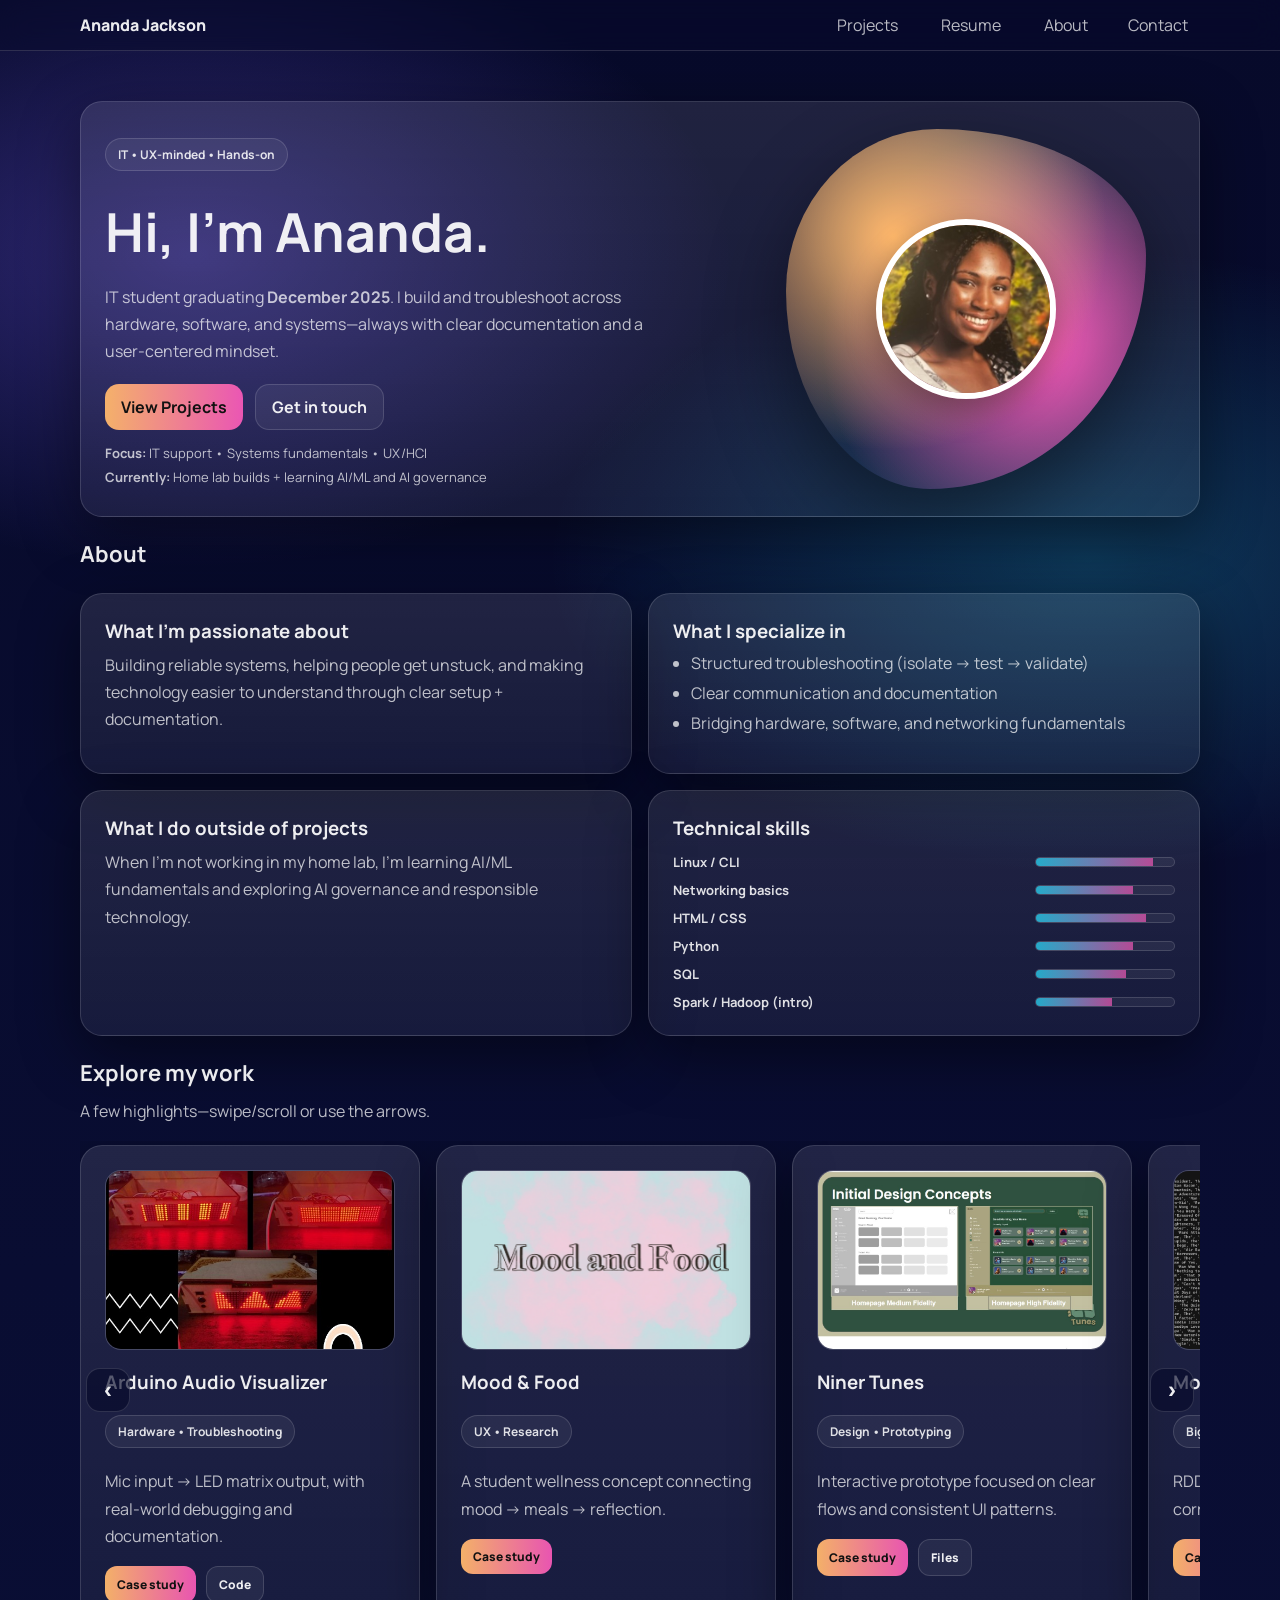
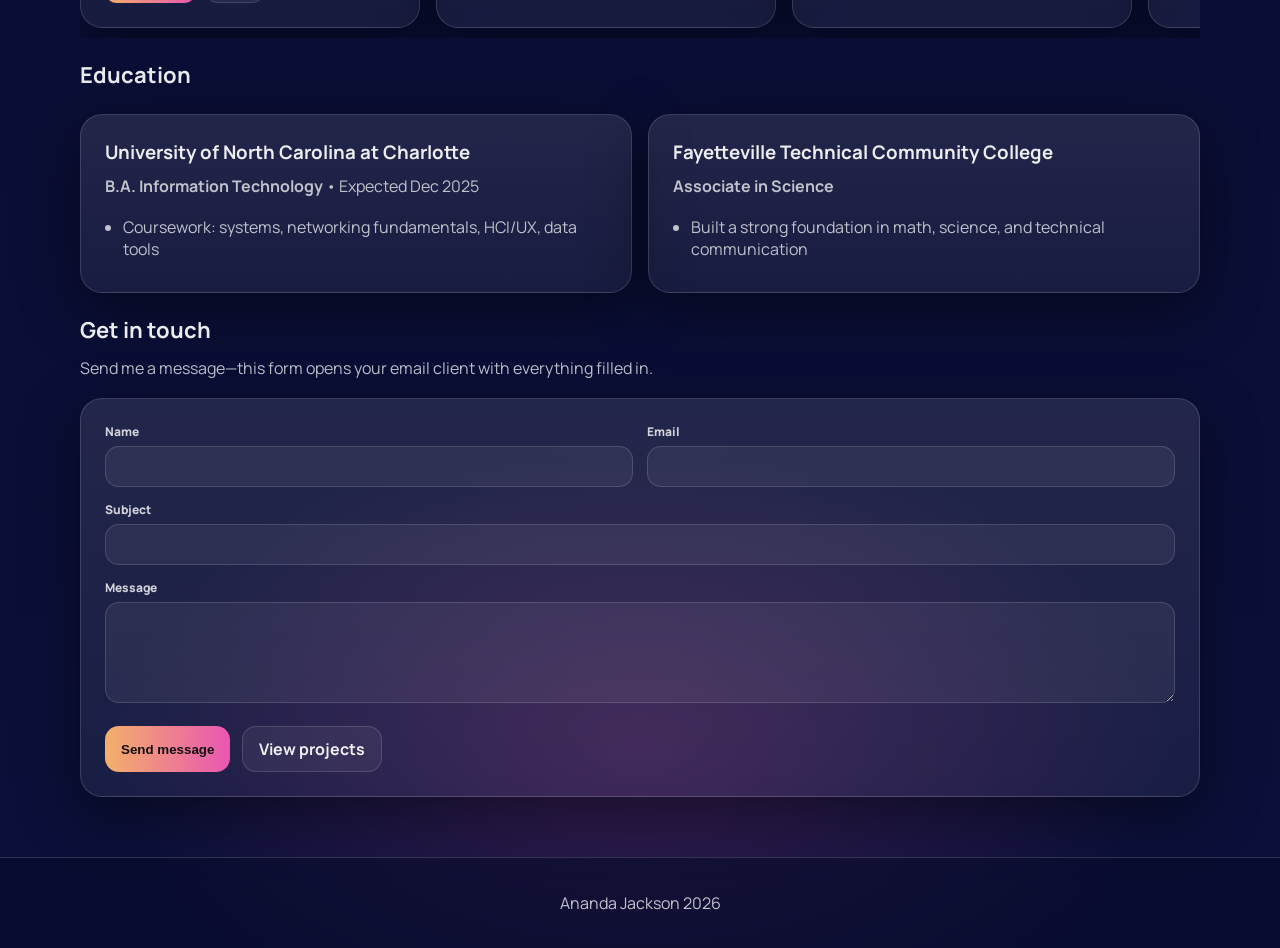
<file: index.html>
<!doctype html>
<html lang="en">
<head>
  <meta charset="utf-8" />
  <meta name="viewport" content="width=device-width, initial-scale=1" />
  <title>Ananda Jackson | Portfolio</title>
  <link rel="stylesheet" href="style.css" />
</head>

<body>

  <header class="site-header">
    <nav class="nav">
      <a class="brand" href="index.html">Ananda Jackson</a>
      <div class="nav-links">
        <a href="projects.html">Projects</a>
        <a href="resume.pdf" target="_blank" rel="noreferrer">Resume</a>
        <a href="#about">About</a><a href="#contact">Contact</a>
      </div>
    </nav>
  </header>

  <main class="container">

    <section class="hero card" id="top">
      <div class="hero-left">
        <p class="pill">IT • UX-minded • Hands-on</p>
        <h1>Hi, I’m Ananda.</h1>

        <p class="lead">
          IT student graduating <strong>December 2025</strong>. I build and troubleshoot across hardware, software, and systems—always with
          clear documentation and a user-centered mindset.
        </p>

        <div class="cta-row">
          <a class="btn primary" href="projects.html">View Projects</a>
          <a class="btn ghost" href="#contact">Get in touch</a>
        </div>

        <div class="mini">
          <p><strong>Focus:</strong> IT support • Systems fundamentals • UX/HCI</p>
          <p><strong>Currently:</strong> Home lab builds + learning AI/ML and AI governance</p>
        </div>
      </div>

      <div class="hero-right">
        <div class="blob">
          <img src="assests/headshot.jpeg" alt="Ananda Jackson portrait" />
        </div>
      </div>
    </section>

    <section class="section" id="about">
      <h2 class="h2">About</h2>

      <section class="grid">
        <article class="section card">
          <h3>What I’m passionate about</h3>
          <p class="case-text">
            Building reliable systems, helping people get unstuck, and making technology easier to understand through clear setup + documentation.
          </p>
        </article>

        <article class="section card">
          <h3>What I specialize in</h3>
          <ul class="clean">
            <li>Structured troubleshooting (isolate → test → validate)</li>
            <li>Clear communication and documentation</li>
            <li>Bridging hardware, software, and networking fundamentals</li>
          </ul>
        </article>

        <article class="section card">
          <h3>What I do outside of projects</h3>
          <p class="case-text">
            When I’m not working in my home lab, I’m learning AI/ML fundamentals and exploring AI governance and responsible technology.
          </p>
        </article>

        <article class="section card">
          <h3>Technical skills</h3>

          <div class="skills">
            <div class="skill"><span>Linux / CLI</span><span class="dots"><i style="--p:85"></i></span></div>
            <div class="skill"><span>Networking basics</span><span class="dots"><i style="--p:70"></i></span></div>
            <div class="skill"><span>HTML / CSS</span><span class="dots"><i style="--p:80"></i></span></div>
            <div class="skill"><span>Python</span><span class="dots"><i style="--p:70"></i></span></div>
            <div class="skill"><span>SQL</span><span class="dots"><i style="--p:65"></i></span></div>
            <div class="skill"><span>Spark / Hadoop (intro)</span><span class="dots"><i style="--p:55"></i></span></div>
          </div>
        </article>
      </section>
    </section>

    <section class="section" id="work">
      <h2 class="h2">Explore my work</h2>
      <p class="case-text">A few highlights—swipe/scroll or use the arrows.</p>

      <div class="carousel" data-carousel tabindex="0">
        <button class="car-btn prev" aria-label="Previous">‹</button>

        <div class="car-track">

          <article class="card project-card">
            <img class="project-thumb" src="assests/step2.jpg" alt="Arduino Audio Visualizer preview" />
            <div class="project-top">
              <h3>Arduino Audio Visualizer</h3>
              <p class="pill">Hardware • Troubleshooting</p>
            </div>
            <p class="case-text">Mic input → LED matrix output, with real-world debugging and documentation.</p>
            <div class="project-links">
              <a class="btn sm" href="arduino-visualizer.html">Case study</a>
              <a class="btn sm ghost" href="assests/audio_visualizer.ino" download>Code</a>
            </div>
          </article>

          <article class="card project-card">
            <img class="project-thumb" src="assests/moodfood-cover.png" alt="Mood & Food preview" />
            <div class="project-top">
              <h3>Mood &amp; Food</h3>
              <p class="pill">UX • Research</p>
            </div>
            <p class="case-text">A student wellness concept connecting mood → meals → reflection.</p>
            <div class="project-links">
              <a class="btn sm" href="mood-and-food.html">Case study</a>
            </div>
          </article>

          <article class="card project-card">
            <img class="project-thumb" src="assests/niner1.jpg" alt="Niner Tunes preview" />
            <div class="project-top">
              <h3>Niner Tunes</h3>
              <p class="pill">Design • Prototyping</p>
            </div>
            <p class="case-text">Interactive prototype focused on clear flows and consistent UI patterns.</p>
            <div class="project-links">
              <a class="btn sm" href="niner-tunes.html">Case study</a>
              <a class="btn sm ghost" href="niner-tunes-project/niner-tunes-project.zip" download>Files</a>
            </div>
          </article>

          <article class="card project-card">
            <img class="project-thumb" src="assests/spark-q1.png" alt="Spark project preview" />
            <div class="project-top">
              <h3>Movies Project — Spark (RDD)</h3>
              <p class="pill">Big Data • PySpark</p>
            </div>
            <p class="case-text">RDD pipelines with reliable parsing and correct aggregations.</p>
            <div class="project-links">
              <a class="btn sm" href="hadoop-spark.html">Case study</a>
              <a class="btn sm ghost" href="assests/Movies Project_fixed_assignment_v2.py" download>Code</a>
            </div>
          </article>

          <article class="card project-card">
            <img class="project-thumb" src="assests/headshot.jpeg" alt="Panda Ops Blog preview" />
            <div class="project-top">
              <h3>Panda Ops: Home Lab Blog</h3>
              <p class="pill">IT • Networking • Linux</p>
            </div>
            <p class="case-text">Runbook-style notes from my home lab: servers, troubleshooting, and automation.</p>
            <div class="project-links">
              <a class="btn sm" href="it-homelab-blog.html">View blog</a>
            </div>
          </article>

        </div>

        <button class="car-btn next" aria-label="Next">›</button>
      </div>
    </section>

    <section class="section" id="education">
      <h2 class="h2">Education</h2>
      <section class="grid">
        <article class="card section">
          <h3>University of North Carolina at Charlotte</h3>
          <p class="case-text"><strong>B.A. Information Technology</strong> • Expected Dec 2025</p>
          <ul class="clean">
            <li>Coursework: systems, networking fundamentals, HCI/UX, data tools</li>
          </ul>
        </article>

        <article class="card section">
          <h3>Fayetteville Technical Community College</h3>
          <p class="case-text"><strong>Associate in Science</strong></p>
          <ul class="clean">
            <li>Built a strong foundation in math, science, and technical communication</li>
          </ul>
        </article>
      </section>
    </section>

    <section class="section" id="contact">
      <h2 class="h2">Get in touch</h2>
      <p class="case-text">Send me a message—this form opens your email client with everything filled in.</p>

      <section class="card section">
        <form class="contact-form" id="contactForm" data-contact-email="Anandaajackson.com">
          <div class="form-grid">
            <label>
              <span>Name</span>
              <input name="name" autocomplete="name" required />
            </label>

            <label>
              <span>Email</span>
              <input name="email" type="email" autocomplete="email" required />
            </label>

            <label class="full">
              <span>Subject</span>
              <input name="subject" required />
            </label>

            <label class="full">
              <span>Message</span>
              <textarea name="message" rows="5" required></textarea>
            </label>
          </div>

          <div class="cta-row">
            <button class="btn primary" type="submit">Send message</button>
            <a class="btn ghost" href="projects.html">View projects</a>
          </div>
        </form>
      </section>
    </section>

  </main>


  <footer class="footer">
    <p>Ananda Jackson <span id="year"></span></p>
  </footer>

  <script>
    document.getElementById("year").textContent = new Date().getFullYear();
  </script>



<script>
(function(){
  function setupCarousel(root){
    const track = root.querySelector(".car-track");
    const prev = root.querySelector(".car-btn.prev");
    const next = root.querySelector(".car-btn.next");
    if(!track || !prev || !next) return;

    function step(dir){
      const amt = Math.max(240, track.clientWidth * 0.85) * dir;
      track.scrollBy({ left: amt, behavior: "smooth" });
    }
    prev.addEventListener("click", () => step(-1));
    next.addEventListener("click", () => step(1));

    root.addEventListener("keydown", (e) => {
      if(e.key === "ArrowLeft") { step(-1); e.preventDefault(); }
      if(e.key === "ArrowRight"){ step( 1); e.preventDefault(); }
    }, {passive:false});
  }

  document.querySelectorAll("[data-carousel]").forEach(setupCarousel);
})();
</script>


<script>
  (function(){
    const form = document.getElementById("contactForm");
    if(!form) return;

    form.addEventListener("submit", (e) => {
      e.preventDefault();

      const to = form.dataset.contactEmail || "";
      const data = new FormData(form);

      const subject = data.get("subject") || "Portfolio message";
      const body = [
        "Name: " + (data.get("name") || ""),
        "Email: " + (data.get("email") || ""),
        "",
        (data.get("message") || "")
      ].join("\n");

      const href = "mailto:" + encodeURIComponent(to)
        + "?subject=" + encodeURIComponent(subject)
        + "&body=" + encodeURIComponent(body);

      window.location.href = href;
    });
  })();
</script>

</body>
</html>
</file>
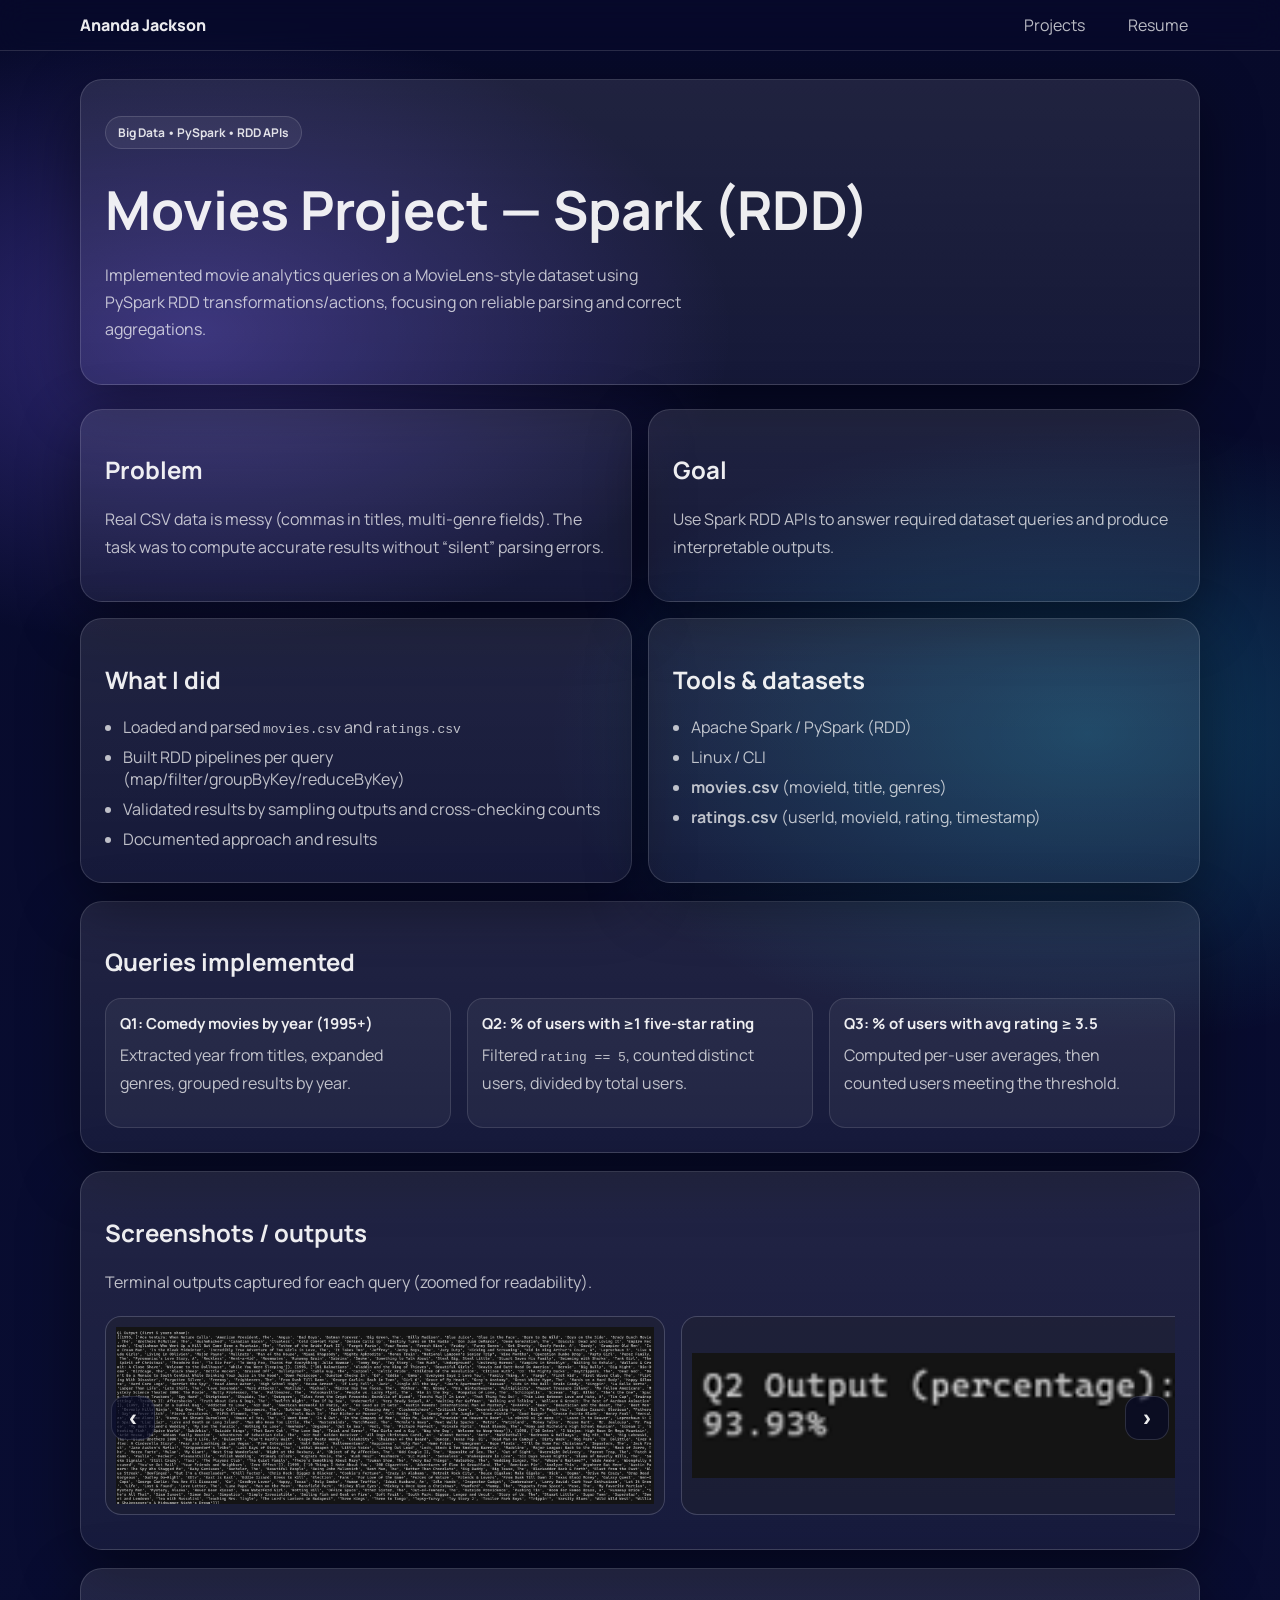
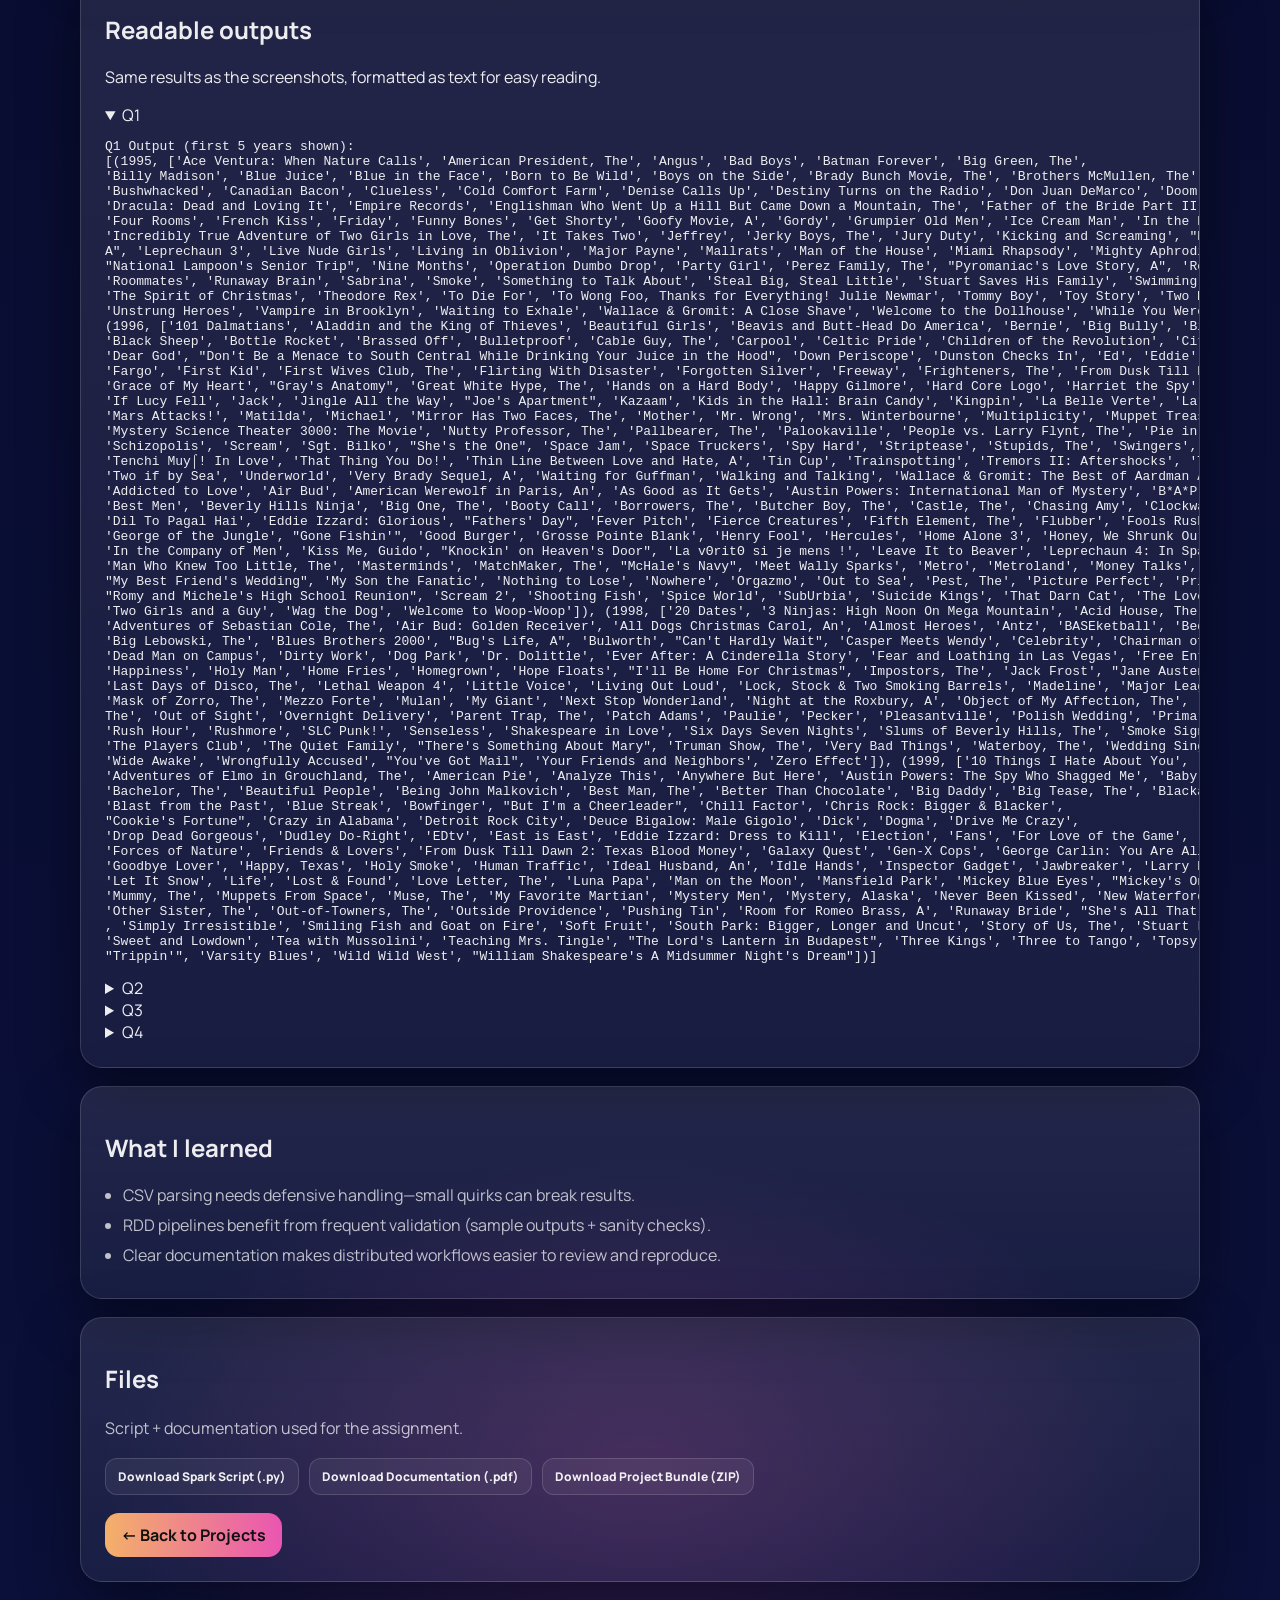
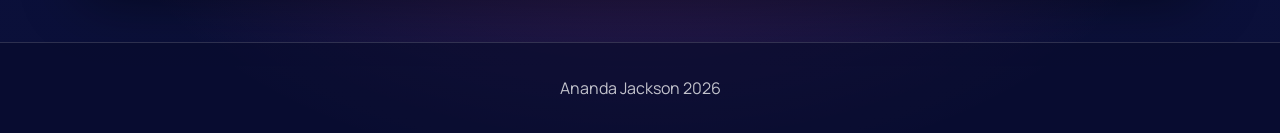
<file: hadoop-spark.html>
<!doctype html>
<html lang="en">
<head>
  <meta charset="utf-8" />
  <meta name="viewport" content="width=device-width, initial-scale=1" />
  <title>Movies Project — Spark (RDD) | Ananda Jackson</title>
  <link rel="stylesheet" href="style.css" />
</head>

<body>
  <header class="site-header">
    <nav class="nav">
      <a class="brand" href="index.html">Ananda Jackson</a>
      <div class="nav-links">
        <a href="projects.html">Projects</a>
        <a href="resume.pdf" target="_blank" rel="noreferrer">Resume</a>
        
      </div>
    </nav>
  </header>

<main class="container">

  <section class="card section">
    <p class="pill">Big Data • PySpark • RDD APIs</p>
    <h1>Movies Project — Spark (RDD)</h1>
    <p class="lead">
      Implemented movie analytics queries on a MovieLens‑style dataset using PySpark RDD transformations/actions,
      focusing on reliable parsing and correct aggregations.
    </p>
  </section>

  <section class="grid case-grid">
    <article class="card section">
      <h2>Problem</h2>
      <p class="case-text">
        Real CSV data is messy (commas in titles, multi‑genre fields). The task was to compute accurate results without “silent” parsing errors.
      </p>
    </article>

    <article class="card section">
      <h2>Goal</h2>
      <p class="case-text">
        Use Spark RDD APIs to answer required dataset queries and produce interpretable outputs.
      </p>
    </article>

    <article class="card section">
      <h2>What I did</h2>
      <ul class="clean">
        <li>Loaded and parsed <code>movies.csv</code> and <code>ratings.csv</code></li>
        <li>Built RDD pipelines per query (map/filter/groupByKey/reduceByKey)</li>
        <li>Validated results by sampling outputs and cross‑checking counts</li>
        <li>Documented approach and results</li>
      </ul>
    </article>

    <article class="card section">
      <h2>Tools &amp; datasets</h2>
      <ul class="clean">
        <li>Apache Spark / PySpark (RDD)</li>
        <li>Linux / CLI</li>
        <li><strong>movies.csv</strong> (movieId, title, genres)</li>
        <li><strong>ratings.csv</strong> (userId, movieId, rating, timestamp)</li>
      </ul>
    </article>
  </section>

  <section class="card section">
    <h2>Queries implemented</h2>

    <div class="steps">
      <div class="step">
        <h3>Q1: Comedy movies by year (1995+)</h3>
        <p class="case-text">Extracted year from titles, expanded genres, grouped results by year.</p>
      </div>

      <div class="step">
        <h3>Q2: % of users with ≥1 five‑star rating</h3>
        <p class="case-text">Filtered <code>rating == 5</code>, counted distinct users, divided by total users.</p>
      </div>

      <div class="step">
        <h3>Q3: % of users with avg rating ≥ 3.5</h3>
        <p class="case-text">Computed per‑user averages, then counted users meeting the threshold.</p>
      </div>
    </div>
  </section>

  <section class="card section">
    <h2>Screenshots / outputs</h2>
    <p class="case-text">Terminal outputs captured for each query (zoomed for readability).</p>

    <div class="carousel gallery" data-carousel tabindex="0">
      <button class="car-btn prev" aria-label="Previous">‹</button>

      <div class="car-track shots-track terminal-track">
        <div class="shot shot-slide terminal-slide"><img src="assests/spark-q1.png" alt="Q1 output screenshot" /></div>
        <div class="shot shot-slide terminal-slide"><img src="assests/spark-q2.png" alt="Q2 output screenshot" /></div>
        <div class="shot shot-slide terminal-slide"><img src="assests/spark-q3.png" alt="Q3 output screenshot" /></div>
        <div class="shot shot-slide terminal-slide"><img src="assests/spark-q4.png" alt="Q4 output screenshot" /></div>
      </div>

      <button class="car-btn next" aria-label="Next">›</button>
    </div>
  </section>

<section class="section card">
  <h2>Readable outputs</h2>
  <p class="muted">Same results as the screenshots, formatted as text for easy reading.</p>

  <details open class="output-block">
    <summary>Q1</summary>
    <pre class="code-block">Q1 Output (first 5 years shown):
[(1995, ['Ace Ventura: When Nature Calls', 'American President, The', 'Angus', 'Bad Boys', 'Batman Forever', 'Big Green, The', 
'Billy Madison', 'Blue Juice', 'Blue in the Face', 'Born to Be Wild', 'Boys on the Side', 'Brady Bunch Movie, The', 'Brothers McMullen, The',
'Bushwhacked', 'Canadian Bacon', 'Clueless', 'Cold Comfort Farm', 'Denise Calls Up', 'Destiny Turns on the Radio', 'Don Juan DeMarco', 'Doom Generation, The',
'Dracula: Dead and Loving It', 'Empire Records', 'Englishman Who Went Up a Hill But Came Down a Mountain, The', 'Father of the Bride Part II', 'Forget Paris',
'Four Rooms', 'French Kiss', 'Friday', 'Funny Bones', 'Get Shorty', 'Goofy Movie, A', 'Gordy', 'Grumpier Old Men', 'Ice Cream Man', 'In the Bleak Midwinter',
'Incredibly True Adventure of Two Girls in Love, The', 'It Takes Two', 'Jeffrey', 'Jerky Boys, The', 'Jury Duty', 'Kicking and Screaming', "Kid in King Arthur's Court,
A", 'Leprechaun 3', 'Live Nude Girls', 'Living in Oblivion', 'Major Payne', 'Mallrats', 'Man of the House', 'Miami Rhapsody', 'Mighty Aphrodite', 'Money Train',
"National Lampoon's Senior Trip", 'Nine Months', 'Operation Dumbo Drop', 'Party Girl', 'Perez Family, The', "Pyromaniac's Love Story, A", 'Reckless', 'Rent-a-Kid',
'Roommates', 'Runaway Brain', 'Sabrina', 'Smoke', 'Something to Talk About', 'Steal Big, Steal Little', 'Stuart Saves His Family', 'Swimming with Sharks', 'Tank Girl', 
'The Spirit of Christmas', 'Theodore Rex', 'To Die For', 'To Wong Foo, Thanks for Everything! Julie Newmar', 'Tommy Boy', 'Toy Story', 'Two Much', 'Underground', 
'Unstrung Heroes', 'Vampire in Brooklyn', 'Waiting to Exhale', 'Wallace & Gromit: A Close Shave', 'Welcome to the Dollhouse', 'While You Were Sleeping']),
(1996, ['101 Dalmatians', 'Aladdin and the King of Thieves', 'Beautiful Girls', 'Beavis and Butt-Head Do America', 'Bernie', 'Big Bully', 'Big Night', 'Bio-Dome', 'Birdcage, The',
'Black Sheep', 'Bottle Rocket', 'Brassed Off', 'Bulletproof', 'Cable Guy, The', 'Carpool', 'Celtic Pride', 'Children of the Revolution', 'Citizen Ruth', 'D3: The Mighty Ducks', 'Daytrippers, The',
'Dear God', "Don't Be a Menace to South Central While Drinking Your Juice in the Hood", 'Down Periscope', 'Dunston Checks In', 'Ed', 'Eddie', 'Emma', 'Everyone Says I Love You', 'Family Thing, A',
'Fargo', 'First Kid', 'First Wives Club, The', 'Flirting With Disaster', 'Forgotten Silver', 'Freeway', 'Frighteners, The', 'From Dusk Till Dawn', 'George Carlin: Back in Town', 'Girl 6',
'Grace of My Heart', "Gray's Anatomy", 'Great White Hype, The', 'Hands on a Hard Body', 'Happy Gilmore', 'Hard Core Logo', 'Harriet the Spy', 'Head Above Water', 'High School High', 'House Arrest',
'If Lucy Fell', 'Jack', 'Jingle All the Way', "Joe's Apartment", 'Kazaam', 'Kids in the Hall: Brain Candy', 'Kingpin', 'La Belle Verte', 'Larger Than Life', 'Late Shift, The', 'Love Serenade',
'Mars Attacks!', 'Matilda', 'Michael', 'Mirror Has Two Faces, The', 'Mother', 'Mr. Wrong', 'Mrs. Winterbourne', 'Multiplicity', 'Muppet Treasure Island', 'My Fellow Americans',
'Mystery Science Theater 3000: The Movie', 'Nutty Professor, The', 'Pallbearer, The', 'Palookaville', 'People vs. Larry Flynt, The', 'Pie in the Sky', 'Pompatus of Love, The',
'Schizopolis', 'Scream', 'Sgt. Bilko', "She's the One", 'Space Jam', 'Space Truckers', 'Spy Hard', 'Striptease', 'Stupids, The', 'Swingers', 'Tales from the Crypt Presents: Bordello of Blood',
'Tenchi Muy⌠! In Love', 'That Thing You Do!', 'Thin Line Between Love and Hate, A', 'Tin Cup', 'Trainspotting', 'Tremors II: Aftershocks', 'Truth About Cats & Dogs, The', 'Twelfth Night',
'Two if by Sea', 'Underworld', 'Very Brady Sequel, A', 'Waiting for Guffman', 'Walking and Talking', 'Wallace & Gromit: The Best of Aardman Animation']), (1997, ['8 Heads in a Duffel Bag',
'Addicted to Love', 'Air Bud', 'American Werewolf in Paris, An', 'As Good as It Gets', 'Austin Powers: International Man of Mystery', 'B*A*P*S', 'Bean', 'Beautician and the Beast, The',
'Best Men', 'Beverly Hills Ninja', 'Big One, The', 'Booty Call', 'Borrowers, The', 'Butcher Boy, The', 'Castle, The', 'Chasing Amy', 'Clockwatchers', 'Critical Care', 'Deconstructing Harry', 
'Dil To Pagal Hai', 'Eddie Izzard: Glorious', "Fathers' Day", 'Fever Pitch', 'Fierce Creatures', 'Fifth Element, The', 'Flubber', 'Fools Rush In', 'For Richer or Poorer', 'Full Monty, The',
'George of the Jungle', "Gone Fishin'", 'Good Burger', 'Grosse Pointe Blank', 'Henry Fool', 'Hercules', 'Home Alone 3', 'Honey, We Shrunk Ourselves', 'House of Yes, The', 'I Went Down', 'In & Out',
'In the Company of Men', 'Kiss Me, Guido', "Knockin' on Heaven's Door", 'La vΘritΘ si je mens !', 'Leave It to Beaver', 'Leprechaun 4: In Space', 'Liar Liar', 'Love and Death on Long Island',
'Man Who Knew Too Little, The', 'Masterminds', 'MatchMaker, The', "McHale's Navy", 'Meet Wally Sparks', 'Metro', 'Metroland', 'Money Talks', 'Mouse Hunt', 'Mr. Jealousy', 'Mr. Magoo',
"My Best Friend's Wedding", 'My Son the Fanatic', 'Nothing to Lose', 'Nowhere', 'Orgazmo', 'Out to Sea', 'Pest, The', 'Picture Perfect', 'Private Parts', 'Real Blonde, The',
"Romy and Michele's High School Reunion", 'Scream 2', 'Shooting Fish', 'Spice World', 'SubUrbia', 'Suicide Kings', 'That Darn Cat', 'The Love Bug', 'Trial and Error', 
'Two Girls and a Guy', 'Wag the Dog', 'Welcome to Woop-Woop']), (1998, ['20 Dates', '3 Ninjas: High Noon On Mega Mountain', 'Acid House, The', 'Addams Family Reunion',
'Adventures of Sebastian Cole, The', 'Air Bud: Golden Receiver', 'All Dogs Christmas Carol, An', 'Almost Heroes', 'Antz', 'BASEketball', 'Bedrooms & Hallways', 'Big Hit, The',
'Big Lebowski, The', 'Blues Brothers 2000', "Bug's Life, A", 'Bulworth', "Can't Hardly Wait", 'Casper Meets Wendy', 'Celebrity', 'Chairman of the Board', 'Dancer, Texas Pop. 81',
'Dead Man on Campus', 'Dirty Work', 'Dog Park', 'Dr. Dolittle', 'Ever After: A Cinderella Story', 'Fear and Loathing in Las Vegas', 'Free Enterprise', 'Half Baked', 'Halloweentown',
'Happiness', 'Holy Man', 'Home Fries', 'Homegrown', 'Hope Floats', "I'll Be Home For Christmas", 'Impostors, The', 'Jack Frost', "Jane Austen's Mafia!", "Krippendorf's Tribe", 
'Last Days of Disco, The', 'Lethal Weapon 4', 'Little Voice', 'Living Out Loud', 'Lock, Stock & Two Smoking Barrels', 'Madeline', 'Major League: Back to the Minors', 
'Mask of Zorro, The', 'Mezzo Forte', 'Mulan', 'My Giant', 'Next Stop Wonderland', 'Night at the Roxbury, A', 'Object of My Affection, The', 'Odd Couple II, The', 'Opposite of Sex,
The', 'Out of Sight', 'Overnight Delivery', 'Parent Trap, The', 'Patch Adams', 'Paulie', 'Pecker', 'Pleasantville', 'Polish Wedding', 'Primary Colors', 'Rugrats Movie, The',
'Rush Hour', 'Rushmore', 'SLC Punk!', 'Senseless', 'Shakespeare in Love', 'Six Days Seven Nights', 'Slums of Beverly Hills, The', 'Smoke Signals', 'Still Crazy', 'Taxi',
'The Players Club', 'The Quiet Family', "There's Something About Mary", 'Truman Show, The', 'Very Bad Things', 'Waterboy, The', 'Wedding Singer, The', "Where's Marlowe?",
'Wide Awake', 'Wrongfully Accused', "You've Got Mail", 'Your Friends and Neighbors', 'Zero Effect']), (1999, ['10 Things I Hate About You', '200 Cigarettes',
'Adventures of Elmo in Grouchland, The', 'American Pie', 'Analyze This', 'Anywhere But Here', 'Austin Powers: The Spy Who Shagged Me', 'Baby Geniuses',
'Bachelor, The', 'Beautiful People', 'Being John Malkovich', 'Best Man, The', 'Better Than Chocolate', 'Big Daddy', 'Big Tease, The', 'Blackadder Back & Forth',
'Blast from the Past', 'Blue Streak', 'Bowfinger', "But I'm a Cheerleader", 'Chill Factor', 'Chris Rock: Bigger & Blacker',
"Cookie's Fortune", 'Crazy in Alabama', 'Detroit Rock City', 'Deuce Bigalow: Male Gigolo', 'Dick', 'Dogma', 'Drive Me Crazy',
'Drop Dead Gorgeous', 'Dudley Do-Right', 'EDtv', 'East is East', 'Eddie Izzard: Dress to Kill', 'Election', 'Fans', 'For Love of the Game',
'Forces of Nature', 'Friends & Lovers', 'From Dusk Till Dawn 2: Texas Blood Money', 'Galaxy Quest', 'Gen-X Cops', 'George Carlin: You Are All Diseased', 'Go',
'Goodbye Lover', 'Happy, Texas', 'Holy Smoke', 'Human Traffic', 'Ideal Husband, An', 'Idle Hands', 'Inspector Gadget', 'Jawbreaker', 'Larry David: Curb Your Enthusiasm', 
'Let It Snow', 'Life', 'Lost & Found', 'Love Letter, The', 'Luna Papa', 'Man on the Moon', 'Mansfield Park', 'Mickey Blue Eyes', "Mickey's Once Upon a Christmas", 'Mumford',
'Mummy, The', 'Muppets From Space', 'Muse, The', 'My Favorite Martian', 'Mystery Men', 'Mystery, Alaska', 'Never Been Kissed', 'New Waterford Girl', 'Notting Hill', 'Office Space',
'Other Sister, The', 'Out-of-Towners, The', 'Outside Providence', 'Pushing Tin', 'Room for Romeo Brass, A', 'Runaway Bride', "She's All That", 'Siam Sunset', 'Simon Sez', 'Simpatico'
, 'Simply Irresistible', 'Smiling Fish and Goat on Fire', 'Soft Fruit', 'South Park: Bigger, Longer and Uncut', 'Story of Us, The', 'Stuart Little', 'Sugar Town', 'Superstar', 
'Sweet and Lowdown', 'Tea with Mussolini', 'Teaching Mrs. Tingle', "The Lord's Lantern in Budapest", 'Three Kings', 'Three to Tango', 'Topsy-Turvy', 'Toy Story 2', 'Trailer Park Boys', 
"Trippin'", 'Varsity Blues', 'Wild Wild West', "William Shakespeare's A Midsummer Night's Dream"])]</pre>
  </details>

  <details class="output-block">
    <summary>Q2</summary>
    <pre class="code-block">Q2 Output (Percentage): 93.93%</pre>
  </details>

  <details class="output-block">
    <summary>Q3</summary>
    <pre class="code-block">Q3 Output (Percentage): 65.25%</pre>
  </details>

  <details class="output-block">
    <summary>Q4</summary>
    <pre class="code-block">Q4 Output (first 10) [Optional]:
[('(no genres listed)', (3.204761904761905, 25)), ('Action', (3.029612360381851, 1592)), ('Adventure', (3.173988426389885, 1132)),
('Animation', (3.4659691305002696, 511)), ('Children', (3.0856882206335503, 628)), ('Comedy', (3.1492241723468632, 3445)),
('Crime', (3.2391753346674674, 1035)), ('Documentary', (3.789906670859635, 403)), ('Drama', (3.3569313520390556, 3688)), ('Fantasy', (3.169490780123431, 679))]

========== END ==========</pre>
  </details>
</section>


  <section class="card section">
    <h2>What I learned</h2>
    <ul class="clean">
      <li>CSV parsing needs defensive handling—small quirks can break results.</li>
      <li>RDD pipelines benefit from frequent validation (sample outputs + sanity checks).</li>
      <li>Clear documentation makes distributed workflows easier to review and reproduce.</li>
    </ul>
  </section>

  <section class="card section">
    <h2>Files</h2>
    <p class="case-text">Script + documentation used for the assignment.</p>

    <div class="file-list">
      <a class="btn sm ghost" href="assests/Movies Project_fixed_assignment_v2.py" download>Download Spark Script (.py)</a>
      <a class="btn sm ghost" href="assests/Movies Project.pdf" download>Download Documentation (.pdf)</a>
      <a class="btn sm ghost" href="assests/movies-project.zip" download>Download Project Bundle (ZIP)</a>
    </div>

    <div class="cta-row section">
    <a class="btn" href="projects.html">← Back to Projects</a>
  </div>

  </section>


</main>


  <footer class="footer">
    <p>Ananda Jackson <span id="year"></span></p>
  </footer>

  <script>
    document.getElementById("year").textContent = new Date().getFullYear();
  </script>


<script>
(function(){
  function setupCarousel(root){
    const track = root.querySelector(".car-track");
    const prev = root.querySelector(".car-btn.prev");
    const next = root.querySelector(".car-btn.next");
    if(!track || !prev || !next) return;

    function step(dir){
      const amt = Math.max(240, track.clientWidth * 0.85) * dir;
      track.scrollBy({ left: amt, behavior: "smooth" });
    }
    prev.addEventListener("click", () => step(-1));
    next.addEventListener("click", () => step(1));

    root.addEventListener("keydown", (e) => {
      if(e.key === "ArrowLeft") { step(-1); e.preventDefault(); }
      if(e.key === "ArrowRight"){ step( 1); e.preventDefault(); }
    }, {passive:false});
  }

  document.querySelectorAll("[data-carousel]").forEach(setupCarousel);
})();
</script>

</body>
</html>
</file>
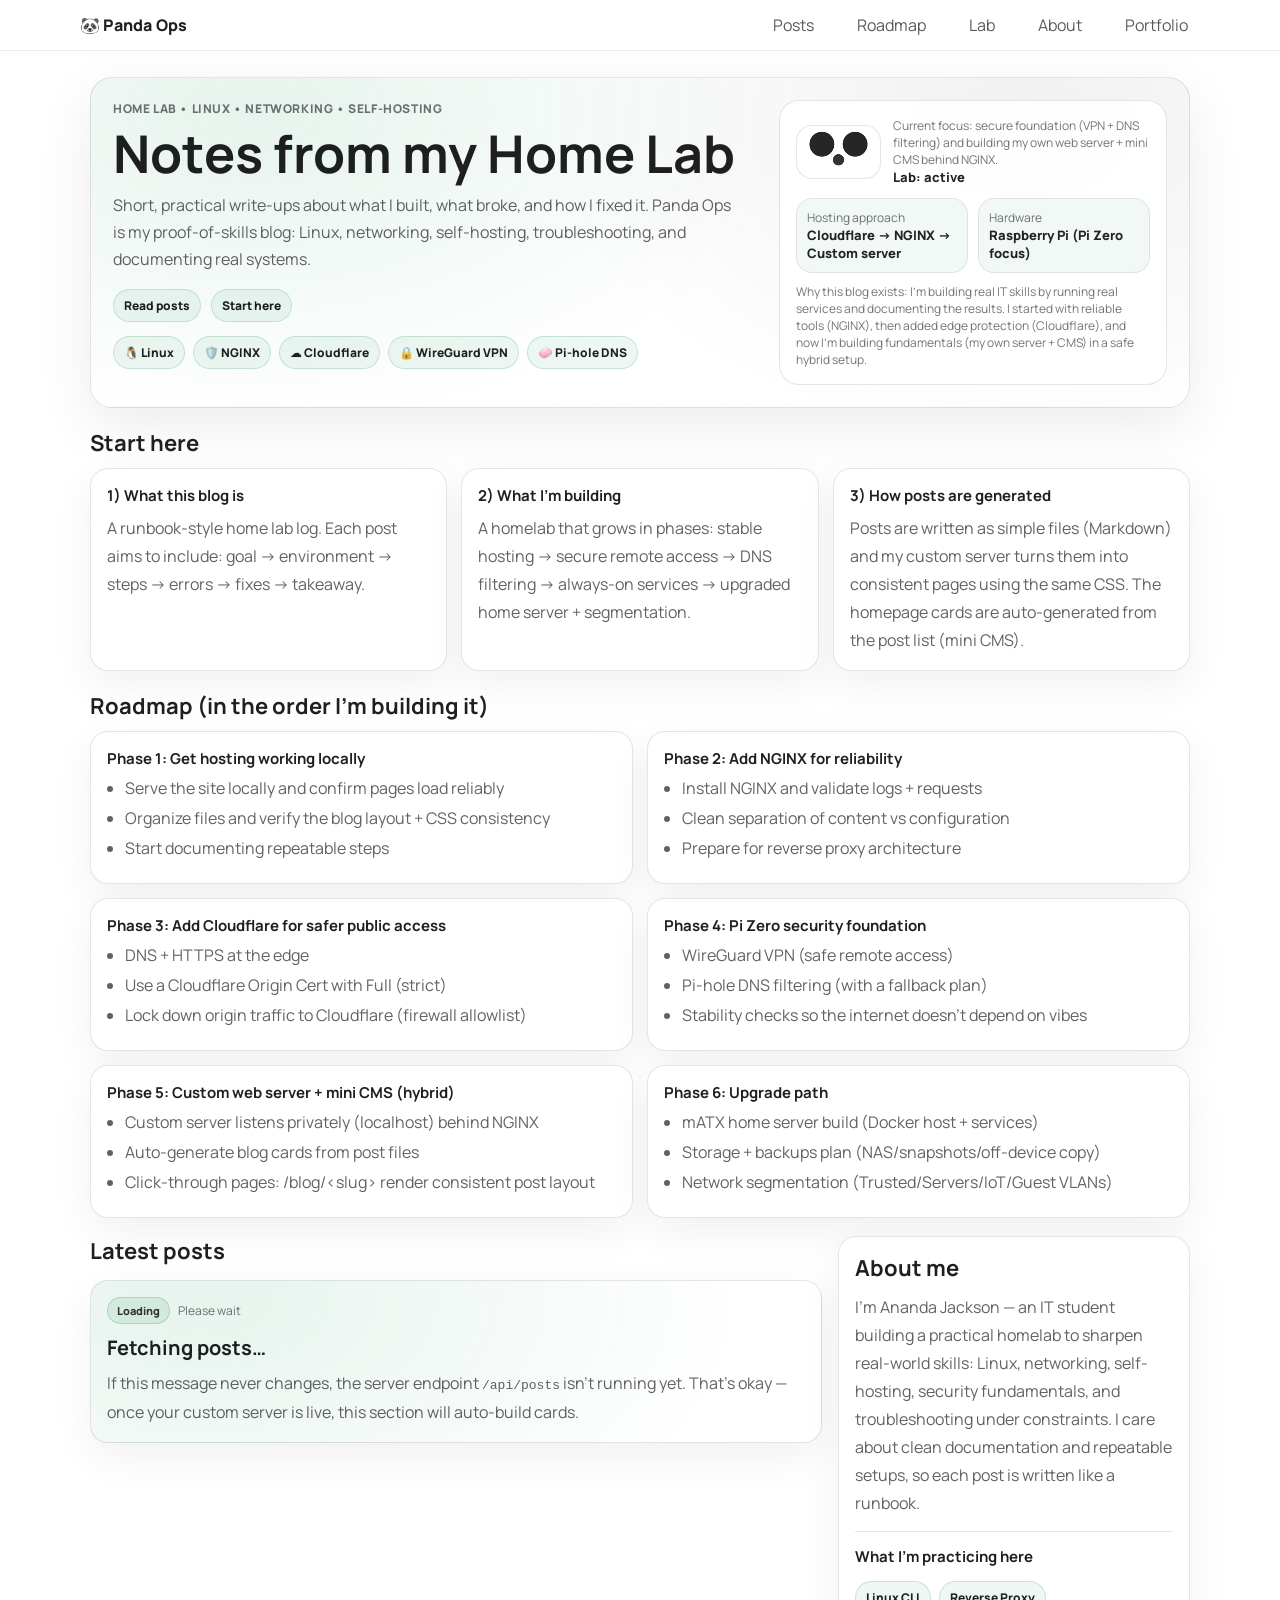
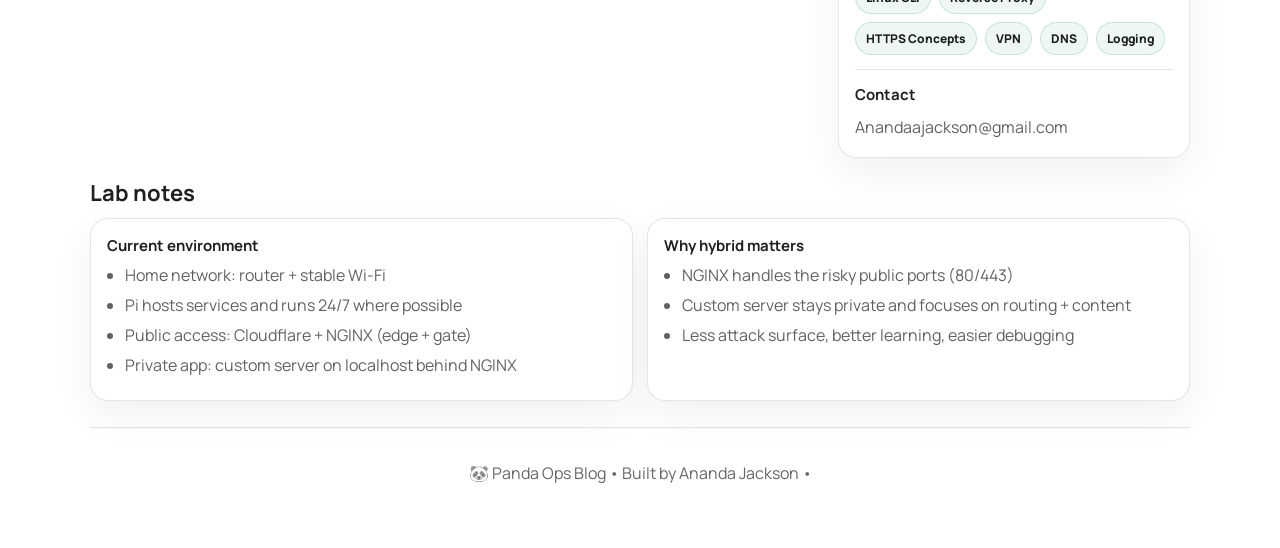
<file: it-homelab-blog.html>
<!DOCTYPE html>
<html lang="en">
<head>
  <meta charset="utf-8" />
  <meta content="width=device-width, initial-scale=1" name="viewport" />
  <title>Panda Ops Blog | Ananda Jackson</title>

  <!-- IMPORTANT: when served by your custom server, use /static/ -->
  <link href="style.css" rel="stylesheet" />
</head>

<body class="panda-blog">
  <!-- NAV -->
  <header class="site-header panda-header">
    <nav class="nav">
      <a class="brand panda-brand" href="index.html">🐼 Panda Ops</a>
      <div class="nav-links">
        <a href="#posts">Posts</a>
        <a href="#roadmap">Roadmap</a>
        <a href="#lab">Lab</a>
        <a href="#about">About</a>
        <a href="../portfolio/index.html">Portfolio</a>
      </div>
    </nav>
  </header>

  <main class="container">
    <!-- HERO -->
    <section class="panda-hero">
      <div>
        <p class="panda-kicker">Home Lab • Linux • Networking • Self-Hosting</p>
        <h1 class="panda-title">Notes from my Home Lab</h1>
        <p class="panda-lead">
          Short, practical write-ups about what I built, what broke, and how I fixed it.
          Panda Ops is my proof-of-skills blog: Linux, networking, self-hosting, troubleshooting,
          and documenting real systems.
        </p>

        <div class="panda-cta">
          <a class="panda-btn" href="#posts">Read posts</a>
          <a class="panda-btn panda-btn-ghost" href="#start-here">Start here</a>
        </div>

        <div class="panda-chips">
          <span class="panda-chip">🐧 Linux</span>
          <span class="panda-chip">🛡️ NGINX</span>
          <span class="panda-chip">☁️ Cloudflare</span>
          <span class="panda-chip">🔒 WireGuard VPN</span>
          <span class="panda-chip">🧼 Pi-hole DNS</span>
        </div>
      </div>

      <div class="panda-hero-card">
        <div class="panda-hero-card-top">
          <div class="panda-face" aria-hidden="true"></div>
          <div>
            <p class="panda-mini">
              Current focus: secure foundation (VPN + DNS filtering) and building my own
              web server + mini CMS behind NGINX.
            </p>
            <p class="panda-mini-strong">Lab: active</p>
          </div>
        </div>

        <div class="panda-hero-stats">
          <div class="panda-stat">
            <p class="panda-mini">Hosting approach</p>
            <p class="panda-mini-strong">Cloudflare → NGINX → Custom server</p>
          </div>
          <div class="panda-stat">
            <p class="panda-mini">Hardware</p>
            <p class="panda-mini-strong">Raspberry Pi (Pi Zero focus)</p>
          </div>
        </div>

        <p class="panda-mini" style="margin-top:10px;">
          Why this blog exists: I’m building real IT skills by running real services and documenting the results.
          I started with reliable tools (NGINX), then added edge protection (Cloudflare), and now I’m building
          fundamentals (my own server + CMS) in a safe hybrid setup.
        </p>
      </div>
    </section>

    <!-- START HERE -->
    <section class="panda-section" id="start-here">
      <h2 class="panda-h2">Start here</h2>

      <div class="panda-grid-3">
        <article class="panda-card">
          <h3 class="panda-h3">1) What this blog is</h3>
          <p class="panda-text">
            A runbook-style home lab log. Each post aims to include: goal → environment → steps → errors → fixes → takeaway.
          </p>
        </article>

        <article class="panda-card">
          <h3 class="panda-h3">2) What I’m building</h3>
          <p class="panda-text">
            A homelab that grows in phases: stable hosting → secure remote access → DNS filtering → always-on services
            → upgraded home server + segmentation.
          </p>
        </article>

        <article class="panda-card">
          <h3 class="panda-h3">3) How posts are generated</h3>
          <p class="panda-text">
            Posts are written as simple files (Markdown) and my custom server turns them into consistent pages using the same CSS.
            The homepage cards are auto-generated from the post list (mini CMS).
          </p>
        </article>
      </div>
    </section>

    <!-- ROADMAP (ordered the way you actually did it) -->
    <section class="panda-section" id="roadmap">
      <h2 class="panda-h2">Roadmap (in the order I’m building it)</h2>

      <div class="panda-grid-2">
        <article class="panda-card">
          <h3 class="panda-h3">Phase 1: Get hosting working locally</h3>
          <ul class="panda-list">
            <li>Serve the site locally and confirm pages load reliably</li>
            <li>Organize files and verify the blog layout + CSS consistency</li>
            <li>Start documenting repeatable steps</li>
          </ul>
        </article>

        <article class="panda-card">
          <h3 class="panda-h3">Phase 2: Add NGINX for reliability</h3>
          <ul class="panda-list">
            <li>Install NGINX and validate logs + requests</li>
            <li>Clean separation of content vs configuration</li>
            <li>Prepare for reverse proxy architecture</li>
          </ul>
        </article>

        <article class="panda-card">
          <h3 class="panda-h3">Phase 3: Add Cloudflare for safer public access</h3>
          <ul class="panda-list">
            <li>DNS + HTTPS at the edge</li>
            <li>Use a Cloudflare Origin Cert with Full (strict)</li>
            <li>Lock down origin traffic to Cloudflare (firewall allowlist)</li>
          </ul>
        </article>

        <article class="panda-card">
          <h3 class="panda-h3">Phase 4: Pi Zero security foundation</h3>
          <ul class="panda-list">
            <li>WireGuard VPN (safe remote access)</li>
            <li>Pi-hole DNS filtering (with a fallback plan)</li>
            <li>Stability checks so the internet doesn’t depend on vibes</li>
          </ul>
        </article>

        <article class="panda-card">
          <h3 class="panda-h3">Phase 5: Custom web server + mini CMS (hybrid)</h3>
          <ul class="panda-list">
            <li>Custom server listens privately (localhost) behind NGINX</li>
            <li>Auto-generate blog cards from post files</li>
            <li>Click-through pages: /blog/&lt;slug&gt; render consistent post layout</li>
          </ul>
        </article>

        <article class="panda-card">
          <h3 class="panda-h3">Phase 6: Upgrade path</h3>
          <ul class="panda-list">
            <li>mATX home server build (Docker host + services)</li>
            <li>Storage + backups plan (NAS/snapshots/off-device copy)</li>
            <li>Network segmentation (Trusted/Servers/IoT/Guest VLANs)</li>
          </ul>
        </article>
      </div>
    </section>

    <!-- MAIN LAYOUT -->
    <section class="panda-layout" id="posts">
      <!-- POSTS -->
      <div>
        <h2 class="panda-h2">Latest posts</h2>

        <!-- This gets filled by your CMS via /api/posts -->
        <div id="posts-container">
          <article class="panda-post panda-post-featured">
            <div class="panda-post-meta">
              <span class="panda-badge">Loading</span>
              <span>Please wait</span>
            </div>
            <h3 class="panda-post-title">Fetching posts…</h3>
            <p class="panda-text">
              If this message never changes, the server endpoint <code>/api/posts</code> isn’t running yet.
              That’s okay — once your custom server is live, this section will auto-build cards.
            </p>
          </article>
        </div>
      </div>

      <!-- SIDEBAR -->
      <aside>
        <div class="panda-card panda-sticky" id="about">
          <h2 class="panda-h2" style="margin-top:0;">About me</h2>
          <p class="panda-text">
            I’m Ananda Jackson — an IT student building a practical homelab to sharpen real-world skills:
            Linux, networking, self-hosting, security fundamentals, and troubleshooting under constraints.
            I care about clean documentation and repeatable setups, so each post is written like a runbook.
          </p>

          <div class="panda-divider"></div>

          <h3 class="panda-h3">What I’m practicing here</h3>
          <div class="panda-chips">
            <span class="panda-chip">Linux CLI</span>
            <span class="panda-chip">Reverse Proxy</span>
            <span class="panda-chip">HTTPS Concepts</span>
            <span class="panda-chip">VPN</span>
            <span class="panda-chip">DNS</span>
            <span class="panda-chip">Logging</span>
          </div>

          <div class="panda-divider"></div>

          <h3 class="panda-h3">Contact</h3>
          <p class="panda-text" style="margin-bottom:0;">Anandaajackson@gmail.com</p>
        </div>
      </aside>
    </section>

    <!-- LAB NOTES -->
    <section class="panda-section" id="lab">
      <h2 class="panda-h2">Lab notes</h2>
      <div class="panda-grid-2">
        <article class="panda-card">
          <h3 class="panda-h3">Current environment</h3>
          <ul class="panda-list">
            <li>Home network: router + stable Wi-Fi</li>
            <li>Pi hosts services and runs 24/7 where possible</li>
            <li>Public access: Cloudflare + NGINX (edge + gate)</li>
            <li>Private app: custom server on localhost behind NGINX</li>
          </ul>
        </article>

        <article class="panda-card">
          <h3 class="panda-h3">Why hybrid matters</h3>
          <ul class="panda-list">
            <li>NGINX handles the risky public ports (80/443)</li>
            <li>Custom server stays private and focuses on routing + content</li>
            <li>Less attack surface, better learning, easier debugging</li>
          </ul>
        </article>
      </div>
    </section>

    <!-- FOOTER -->
    <footer class="panda-footer">
      <p>🐼 Panda Ops Blog • Built by Ananda Jackson • <span id="year"></span></p>
    </footer>
  </main>

  <script>
    // Footer year
    document.getElementById("year").textContent = new Date().getFullYear();

    // Mini CMS: fetch a list of posts and build cards.
    // Your custom server will implement GET /api/posts returning JSON like:
    // [
    //   { "title":"...", "date":"2026-01-10", "category":"Web Hosting", "excerpt":"...", "slug":"nginx-cloudflare", "featured":true }
    // ]
    async function loadPosts() {
      const container = document.getElementById("posts-container");

      try {
        const res = await fetch("/api/posts", { headers: { "Accept": "application/json" } });
        if (!res.ok) throw new Error("HTTP " + res.status);

        const posts = await res.json();

        if (!Array.isArray(posts) || posts.length === 0) {
          container.innerHTML = `
            <article class="panda-post panda-post-featured">
              <div class="panda-post-meta">
                <span class="panda-badge">No posts yet</span>
                <span>Add a Markdown file</span>
                <span>•</span>
                <span>content/posts</span>
              </div>
              <h3 class="panda-post-title">Your blog is ready — just add posts</h3>
              <p class="panda-text">
                When you add your first post file (with a slug), this page will automatically create cards here.
              </p>
            </article>
          `;
          return;
        }

        // Build HTML for posts
        let html = "";
        for (c
</file>
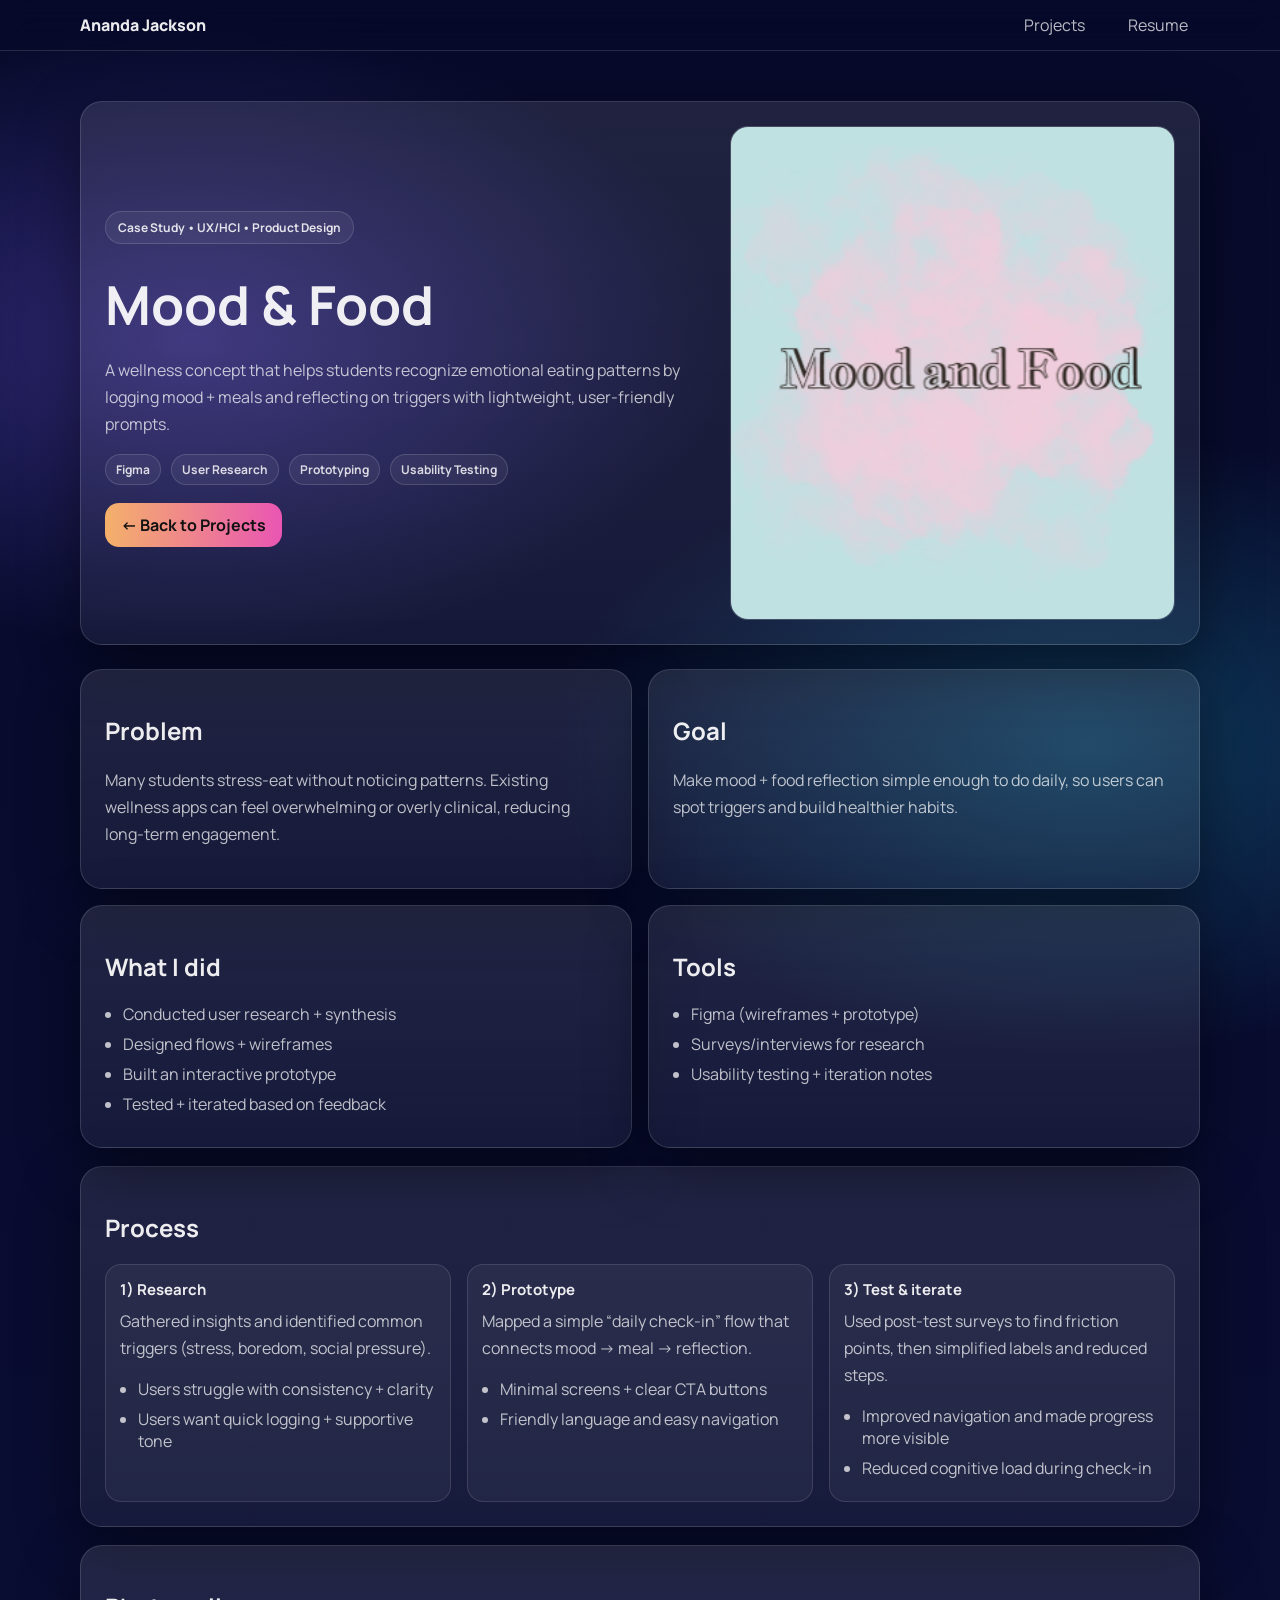
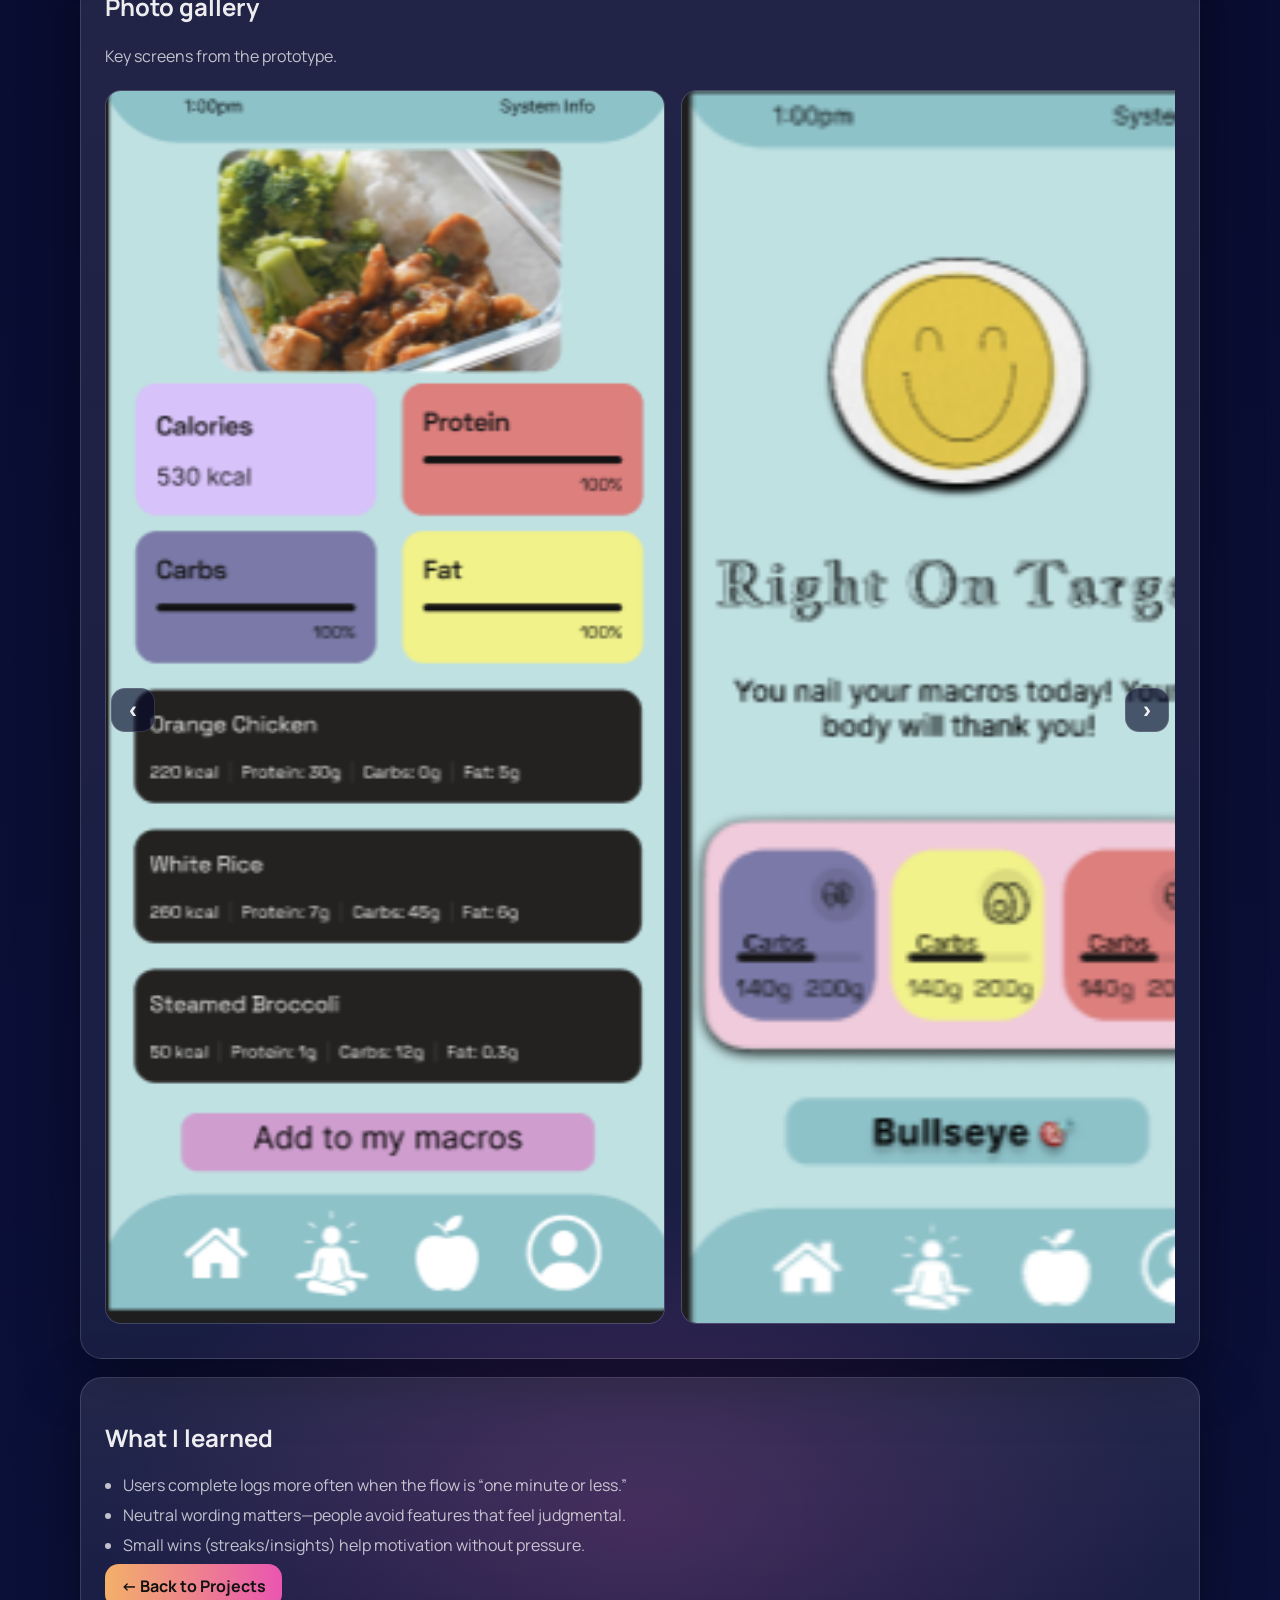
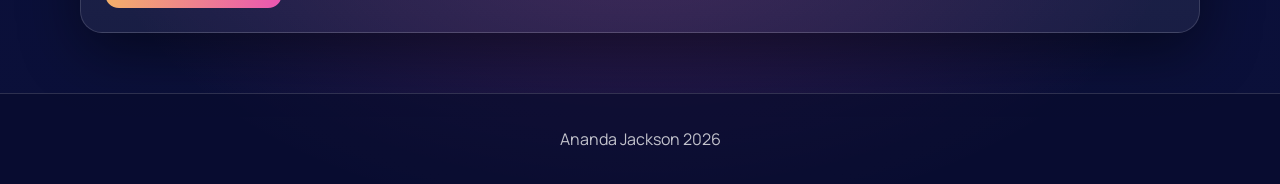
<file: mood-and-food.html>
<!doctype html>
<html lang="en">
<head>
  <meta charset="utf-8" />
  <meta name="viewport" content="width=device-width, initial-scale=1" />
  <title>Mood &amp; Food | Case Study - Ananda Jackson</title>
  <link rel="stylesheet" href="style.css" />
</head>

<body>
  <header class="site-header">
    <nav class="nav">
      <a class="brand" href="index.html">Ananda Jackson</a>
      <div class="nav-links">
        <a href="projects.html">Projects</a>
        <a href="resume.pdf" target="_blank" rel="noreferrer">Resume</a>
        
      </div>
    </nav>
  </header>

<main class="container">

  <section class="card case-hero">
    <div class="case-hero-left">
      <p class="pill">Case Study • UX/HCI • Product Design</p>
      <h1>Mood &amp; Food</h1>
      <p class="lead">
        A wellness concept that helps students recognize emotional eating patterns by logging mood + meals
        and reflecting on triggers with lightweight, user-friendly prompts.
      </p>

      <div class="tags-row">
        <span class="tag">Figma</span>
        <span class="tag">User Research</span>
        <span class="tag">Prototyping</span>
        <span class="tag">Usability Testing</span>
      </div>

      <div class="cta-row">
        <a class="btn" href="projects.html">← Back to Projects</a>
      </div>
    </div>

    <div class="case-hero-right">
      <div class="case-thumb">
        <img src="assests/moodfood-cover.png" alt="Mood & Food cover screenshot" />
      </div>
    </div>
  </section>

  <section class="grid case-grid">
    <article class="section card">
      <h2>Problem</h2>
      <p class="case-text">
        Many students stress‑eat without noticing patterns. Existing wellness apps can feel overwhelming or overly clinical, reducing long‑term engagement.
      </p>
    </article>

    <article class="section card">
      <h2>Goal</h2>
      <p class="case-text">
        Make mood + food reflection simple enough to do daily, so users can spot triggers and build healthier habits.
      </p>
    </article>

    <article class="section card">
      <h2>What I did</h2>
      <ul class="clean">
        <li>Conducted user research + synthesis</li>
        <li>Designed flows + wireframes</li>
        <li>Built an interactive prototype</li>
        <li>Tested + iterated based on feedback</li>
      </ul>
    </article>

    <article class="section card">
      <h2>Tools</h2>
      <ul class="clean">
        <li>Figma (wireframes + prototype)</li>
        <li>Surveys/interviews for research</li>
        <li>Usability testing + iteration notes</li>
      </ul>
    </article>
  </section>

  <section class="card section">
    <h2>Process</h2>

    <div class="steps">
      <div class="step">
        <h3>1) Research</h3>
        <p class="case-text">
          Gathered insights and identified common triggers (stress, boredom, social pressure).
        </p>
        <ul class="clean">
          <li>Users struggle with consistency + clarity</li>
          <li>Users want quick logging + supportive tone</li>
        </ul>
      </div>

      <div class="step">
        <h3>2) Prototype</h3>
        <p class="case-text">
          Mapped a simple “daily check‑in” flow that connects mood → meal → reflection.
        </p>
        <ul class="clean">
          <li>Minimal screens + clear CTA buttons</li>
          <li>Friendly language and easy navigation</li>
        </ul>
      </div>

      <div class="step">
        <h3>3) Test &amp; iterate</h3>
        <p class="case-text">
          Used post‑test surveys to find friction points, then simplified labels and reduced steps.
        </p>
        <ul class="clean">
          <li>Improved navigation and made progress more visible</li>
          <li>Reduced cognitive load during check‑in</li>
        </ul>
      </div>
    </div>
  </section>

  <section class="card section">
    <h2>Photo gallery</h2>
    <p class="case-text">Key screens from the prototype.</p>

    <div class="carousel gallery" data-carousel tabindex="0">
      <button class="car-btn prev" aria-label="Previous">‹</button>

      <div class="car-track shots-track">
        <div class="shot shot-slide"><img src="assests/moodfood-1.png" alt="Mood & Food screen 1" /></div>
        <div class="shot shot-slide"><img src="assests/moodfood-2.png" alt="Mood & Food screen 2" /></div>
        <div class="shot shot-slide"><img src="assests/moodfood-3.png" alt="Mood & Food screen 3" /></div>
        <div class="shot shot-slide"><img src="assests/moodfood-4.png" alt="Mood & Food screen 4" /></div>
        <div class="shot shot-slide"><img src="assests/moodfood-5.png" alt="Mood & Food screen 5" /></div>
        <div class="shot shot-slide"><img src="assests/moodfood-6.png" alt="Mood & Food screen 6" /></div>
        <div class="shot shot-slide"><img src="assests/moodfood-7.png" alt="Mood & Food screen 7" /></div>
        <div class="shot shot-slide"><img src="assests/moodfood-8.png" alt="Mood & Food screen 8" /></div>
      </div>

      <button class="car-btn next" aria-label="Next">›</button>
    </div>
  </section>

  <section class="card section">
    <h2>What I learned</h2>
    <ul class="clean">
      <li>Users complete logs more often when the flow is “one minute or less.”</li>
      <li>Neutral wording matters—people avoid features that feel judgmental.</li>
      <li>Small wins (streaks/insights) help motivation without pressure.</li>
    </ul>

 <div class="cta-row section">
    <a class="btn" href="projects.html">← Back to Projects</a>
  </div>

  </section>

 

</main>


  <footer class="footer">
    <p>Ananda Jackson <span id="year"></span></p>
  </footer>

  <script>
    document.getElementById("year").textContent = new Date().getFullYear();
  </script>


<script>
(function(){
  function setupCarousel(root){
    const track = root.querySelector(".car-track");
    const prev = root.querySelector(".car-btn.prev");
    const next = root.querySelector(".car-btn.next");
    if(!track || !prev || !next) return;

    function step(dir){
      const amt = Math.max(240, track.clientWidth * 0.85) * dir;
      track.scrollBy({ left: amt, behavior: "smooth" });
    }
    prev.addEventListener("click", () => step(-1));
    next.addEventListener("click", () => step(1));

    root.addEventListener("keydown", (e) => {
      if(e.key === "ArrowLeft") { step(-1); e.preventDefault(); }
      if(e.key === "ArrowRight"){ step( 1); e.preventDefault(); }
    }, {passive:false});
  }

  document.querySelectorAll("[data-carousel]").forEach(setupCarousel);
})();
</script>

</body>
</html>
</file>
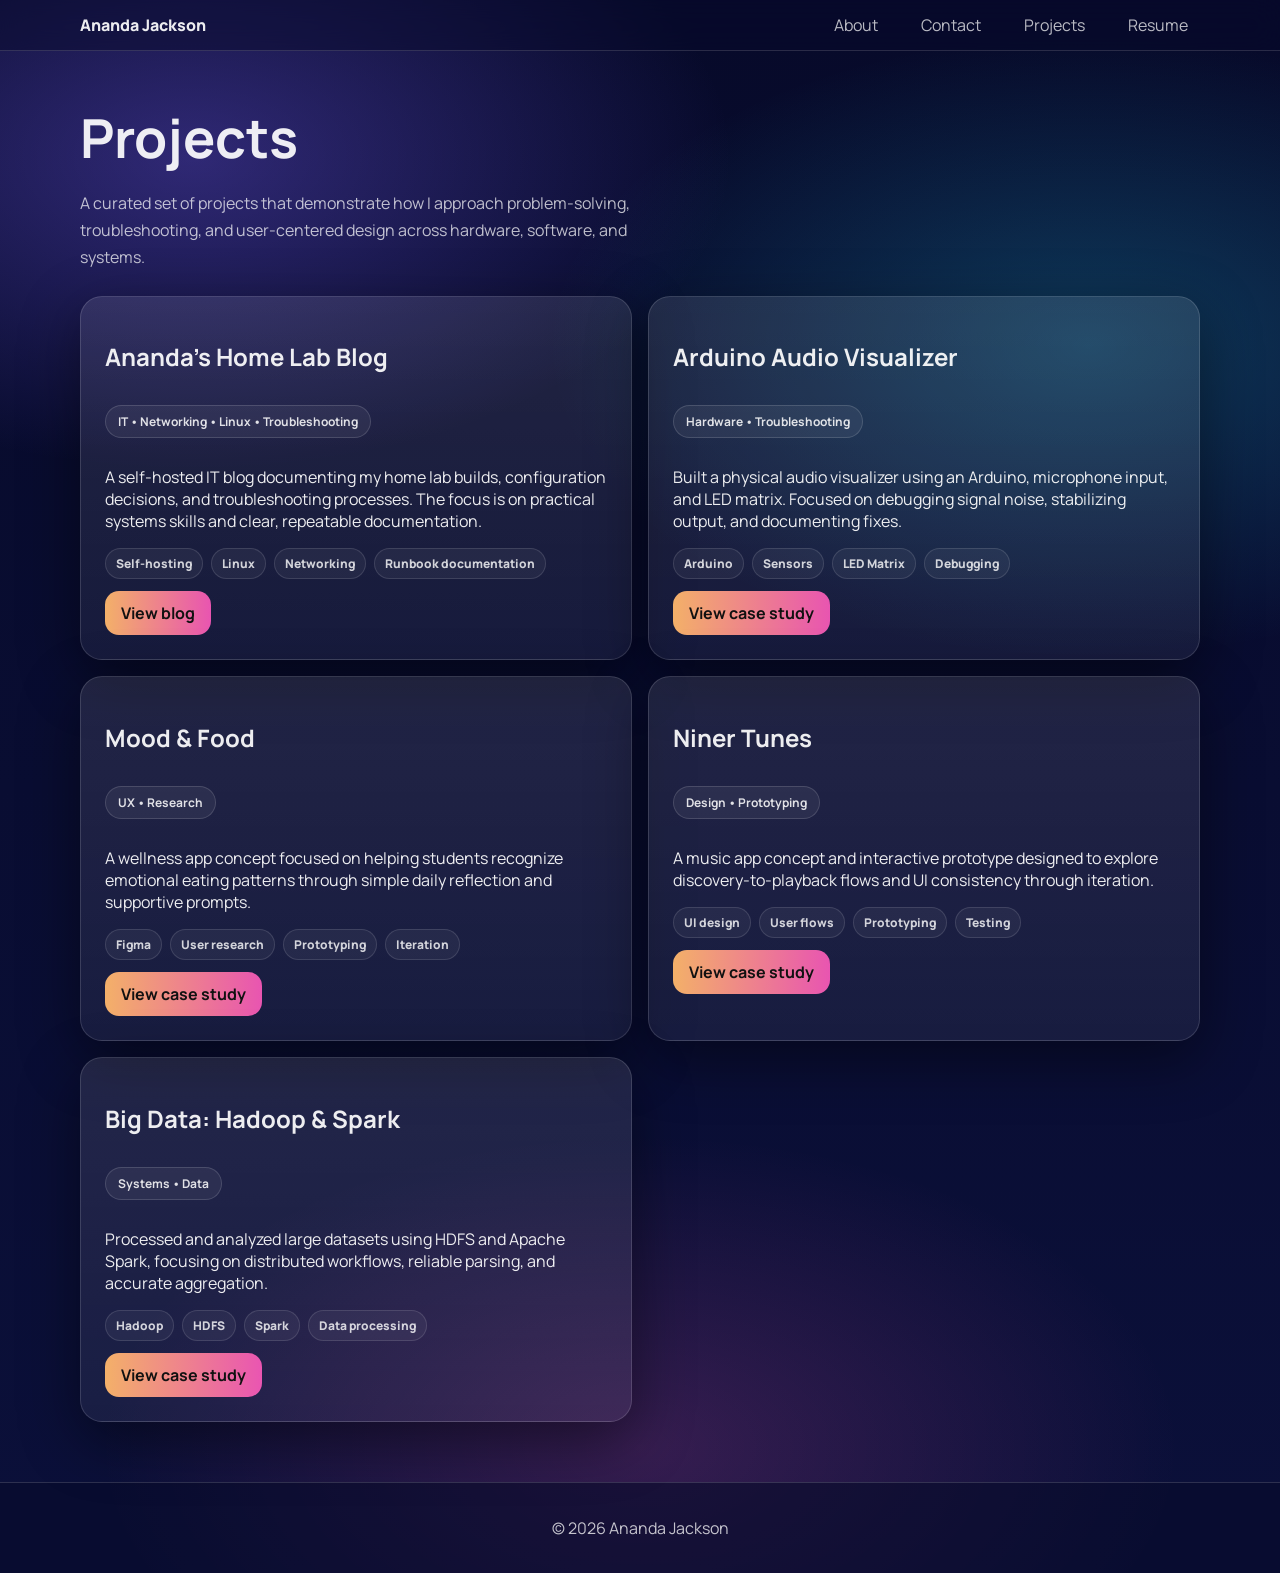
<file: project.html>
<!doctype html>
<html lang="en">
<head>
  <meta charset="utf-8" />
  <meta name="viewport" content="width=device-width,initial-scale=1" />
  <title>Ananda Jackson | Projects</title>
  <link rel="stylesheet" href="style.css" />
</head>
<body>
  <header class="site-header">
    <nav class="nav">
      <a class="brand" href="index.html">Ananda Jackson</a>
      <div class="nav-links">
        
        <a href="index.html#about">About</a>
        <a href="index.html#contact">Contact</a>
        <a href="projects.html">Projects</a>
        <a href="resume.pdf" target="_blank" rel="noreferrer">Resume</a>
        
      </div>
    </nav>
  </header>

  <main class="container">
    <section class="pagehead">
      <h1>Projects</h1>
      <p class="lead">
        A curated set of projects that demonstrate how I approach problem‑solving,
        troubleshooting, and user‑centered design across hardware, software, and systems.
      </p>
    </section>

    <section class="grid">

      <article class="card project">
        <div class="project-top">
          <h2>Ananda’s Home Lab Blog</h2>
          <p class="pill">IT • Networking • Linux • Troubleshooting</p>
        </div>
        <p>
          A self‑hosted IT blog documenting my home lab builds, configuration decisions,
          and troubleshooting processes. The focus is on practical systems skills and
          clear, repeatable documentation.
        </p>
        <ul class="tags">
          <li>Self‑hosting</li><li>Linux</li><li>Networking</li><li>Runbook documentation</li>
        </ul>
        <div class="cta-row" style="margin-top:12px;">
          <a class="btn" href="https://www.pandahomelab.com/">View blog</a>
        </div>
      </article>

      <article class="card project">
        <div class="project-top">
          <h2>Arduino Audio Visualizer</h2>
          <p class="pill">Hardware • Troubleshooting</p>
        </div>
        <p>
          Built a physical audio visualizer using an Arduino, microphone input,
          and LED matrix. Focused on debugging signal noise, stabilizing output,
          and documenting fixes.
        </p>
        <ul class="tags">
          <li>Arduino</li><li>Sensors</li><li>LED Matrix</li><li>Debugging</li>
        </ul>
        <div class="cta-row" style="margin-top:12px;">
          <a class="btn" href="arduino-visualizer.html">View case study</a>
        </div>
      </article>

      <article class="card project">
        <div class="project-top">
          <h2>Mood & Food</h2>
          <p class="pill">UX • Research</p>
        </div>
        <p>
          A wellness app concept focused on helping students recognize emotional
          eating patterns through simple daily reflection and supportive prompts.
        </p>
        <ul class="tags">
          <li>Figma</li><li>User research</li><li>Prototyping</li><li>Iteration</li>
        </ul>
        <div class="cta-row" style="margin-top:12px;">
          <a class="btn" href="mood-and-food.html">View case study</a>
        </div>
      </article>

      <article class="card project">
        <div class="project-top">
          <h2>Niner Tunes</h2>
          <p class="pill">Design • Prototyping</p>
        </div>
        <p>
          A music app concept and interactive prototype designed to explore
          discovery‑to‑playback flows and UI consistency through iteration.
        </p>
        <ul class="tags">
          <li>UI design</li><li>User flows</li><li>Prototyping</li><li>Testing</li>
        </ul>
        <div class="cta-row" style="margin-top:12px;">
          <a class="btn" href="niner-tunes.html">View case study</a>
        </div>
      </article>

      <article class="card project">
        <div class="project-top">
          <h2>Big Data: Hadoop & Spark</h2>
          <p class="pill">Systems • Data</p>
        </div>
        <p>
          Processed and analyzed large datasets using HDFS and Apache Spark,
          focusing on distributed workflows, reliable parsing, and
          accurate aggregation.
        </p>
        <ul class="tags">
          <li>Hadoop</li><li>HDFS</li><li>Spark</li><li>Data processing</li>
        </ul>
        <div class="cta-row" style="margin-top:12px;">
          <a class="btn" href="hadoop-spark.html">View case study</a>
        </div>
      </article>

    </section>
  </main>

  <footer class="footer">
    <p>© <span id="y"></span> Ananda Jackson</p>
  </footer>

  <script>
    document.getElementById("y").textContent = new Date().getFullYear();
  </script>
</body>
</html>
</file>
<file: style.css>
@import url('https://fonts.googleapis.com/css2?family=Manrope:wght@400;600;700;800&display=swap');

:root{
  --bg0:#070a2a;
  --bg1:#0b103a;
  --card: rgba(255,255,255,.08);
  --border: rgba(255,255,255,.14);
  --text: rgba(255,255,255,.92);
  --muted: rgba(255,255,255,.72);
  --shadow: 0 18px 60px rgba(0,0,0,.45);

  --pink:#ff5bbd;
  --peach:#ffb86b;
  --aqua:#24e0ff;
  --purple:#7b61ff;

  --r: 22px;
}

*{box-sizing:border-box}
html, body { min-height: 100%; }



body{
  margin:0;
  font-family: Manrope, system-ui, -apple-system, Segoe UI, Roboto, Arial;
  color: var(--text);
  background:
    radial-gradient(900px 520px at 15% 10%, rgba(123,97,255,.35), transparent 60%),
    radial-gradient(900px 520px at 85% 22%, rgba(36,224,255,.22), transparent 60%),
    radial-gradient(900px 520px at 50% 92%, rgba(255,91,189,.18), transparent 60%),
    linear-gradient(180deg, var(--bg0), var(--bg1));
}

a{color:inherit;text-decoration:none}
a:hover{opacity:.92;text-decoration:underline}

.container{
  width:min(1120px,92vw);
  margin:0 auto;
  padding:28px 0 28px;
}

/* ---------- NAV ---------- */
.site-header{
  position:sticky;
  top:0;
  z-index:10;
  backdrop-filter: blur(14px);
  background: rgba(7,10,42,.45);
  border-bottom: 1px solid var(--border);
}

.nav{
  width:min(1120px,92vw);
  margin:0 auto;
  display:flex;
  align-items:center;
  justify-content:space-between;
  padding:14px 0;
}

.brand{
  font-weight:800;
}

.nav-links a{
  margin-left:16px;
  padding:9px 12px;
  border-radius:14px;
  color: var(--muted);
}

.nav-links a:hover{
  background: rgba(255,255,255,.08);
  color: var(--text);
  text-decoration:none;
}

/* ---------- CARDS ---------- */
.card{
  background: linear-gradient(180deg, rgba(255,255,255,.10), rgba(255,255,255,.06));
  border: 1px solid var(--border);
  border-radius: var(--r);
  box-shadow: var(--shadow);
  padding:24px;
  overflow:hidden;
}

.card *{
  max-width:100%;
  word-wrap:break-word;
}

/* ---------- HERO ---------- */
.hero{
  display:grid;
  grid-template-columns: 1.2fr .8fr;
  gap:24px;
  align-items:center;
  margin-top:22px;
}

.hero-left{
  position:relative;
  z-index:1;
}

.hero-right{
  display:flex;
  justify-content:center;
  align-items:center;
}

/* ---------- BLOB + PHOTO ---------- */
.blob{
  width:360px;
  height:360px;
  border-radius: 42% 58% 60% 40% / 45% 35% 65% 55%;
  background:
    radial-gradient(circle at 30% 30%, var(--peach), rgba(255,184,107,0) 60%),
    radial-gradient(circle at 70% 60%, var(--pink), rgba(255,91,189,0) 65%),
    radial-gradient(circle at 55% 25%, rgba(255,255,255,.35), rgba(255,255,255,0) 55%);
  display:flex;
  align-items:center;
  justify-content:center;
  box-shadow: 0 30px 80px rgba(0,0,0,.45);
}

.blob img{
  width:180px;
  height:180px;
  object-fit:cover;
  border-radius:50%;
  border:6px solid #ffffff;
  background: rgba(255,255,255,.15);
  box-shadow: 0 12px 30px rgba(0,0,0,.35);
}

/* ---------- TEXT ---------- */
.pill{
  display:inline-block;
  font-size:12px;
  font-weight:700;
  padding:7px 12px;
  border-radius:999px;
  border:1px solid var(--border);
  background: rgba(255,255,255,.06);
  color: rgba(255,255,255,.86);
}

h1{
  margin:12px 0 10px;
  font-size: clamp(34px, 4.2vw, 54px);
}

.lead{
  color: var(--muted);
  line-height:1.7;
  max-width:58ch;
}

/* ---------- BUTTONS ---------- */
.cta-row{
  display:flex;
  gap:12px;
  margin-top:18px;
}

.btn{
  display:inline-flex;
  align-items:center;
  justify-content:center;
  padding:11px 16px;
  border-radius:14px;
  font-weight:700;
  border:none;
  background: linear-gradient(90deg, rgba(255,184,107,.95), rgba(255,91,189,.9));
  color:#111;
}

.btn:hover{
  transform: translateY(-1px);
  box-shadow: 0 12px 30px rgba(255,91,189,.35);
  text-decoration:none;
}

/* ---------- GRID SECTIONS ---------- */
.grid{
  display:grid;
  grid-template-columns: repeat(2, minmax(0,1fr));
  gap:16px;
  margin-top:24px;
}

@media (max-width:920px){
  .hero{grid-template-columns:1fr}
  .grid{grid-template-columns:1fr}
}

/* ---------- LISTS ---------- */
.clean{
  margin:0;
  padding-left:18px;
  color: var(--muted);
}

.clean li{
  margin:8px 0;
}

/* ---------- FOOTER ---------- */
.footer{
  margin-top: 32px;
  padding: 18px 0;
  border-top: 1px solid rgba(255,255,255,.15);
  color: rgba(255,255,255,.75);
  text-align:center;
  background: rgba(7,10,42,.60);
}

/* ---------- CASE STUDY PAGE ---------- */
.case-hero{
  display:grid;
  grid-template-columns: 1.15fr .85fr;
  gap: 22px;
  align-items:center;
  margin-top: 22px;
}

.case-thumb{
  width: 100%;
  max-width: 520px;
  border-radius: 18px;
  border: 1px solid rgba(255,255,255,.14);
  background: rgba(255,255,255,.05);
  overflow:hidden;
}

.case-thumb img{
  width:100%;
  height:100%;
  display:block;
  object-fit:cover;
}

.case-text{
  color: var(--muted);
  line-height: 1.7;
  margin-top: 8px;
}

.tags-row{
  display:flex;
  gap:10px;
  flex-wrap:wrap;
  margin-top: 14px;
}

.tag{
  font-size: 12px;
  font-weight: 700;
  padding: 6px 10px;
  border-radius: 999px;
  border: 1px solid var(--border);
  background: rgba(255,255,255,.06);
  color: rgba(255,255,255,.82);
}

.steps{
  display:grid;
  grid-template-columns: repeat(3, minmax(0, 1fr));
  gap: 16px;
  margin-top: 12px;
}

.step{
  padding: 14px;
  border-radius: 16px;
  border: 1px solid rgba(255,255,255,.12);
  background: rgba(255,255,255,.05);
}

.step h3{
  margin: 0 0 8px;
  font-size: 15px;
}

/* =========================
   GALLERIES (consistent system)
   ========================= */

.shots{
  display: grid;
  gap: 16px;
  margin-top: 14px;
  align-items: start;
}

/* Base tile */
.shot{
  border-radius: 16px;
  overflow: hidden;
  border: 1px solid rgba(255,255,255,.14);
  background: rgba(255,255,255,.05);
}

/* Media defaults */
.shot img,
.shot video{
  width: 100%;
  height: 100%;
  display: block;
}

/* --- VARIANT A: Phone screens (fills the tile, no empty space) --- */
.shots--phone{
  grid-template-columns: repeat(auto-fit, minmax(220px, 1fr));
}

.shots--phone .shot{
  aspect-ratio: 9 / 19.5;
}

.shots--phone .shot img,
.shots--phone .shot video{
  object-fit: cover;
}

/* --- VARIANT B: Desktop / wide screens --- */
.shots--desktop{
  grid-template-columns: repeat(auto-fit, minmax(320px, 1fr));
}

.shots--desktop .shot{
  aspect-ratio: 16 / 10;
}

.shots--desktop .shot img,
.shots--desktop .shot video{
  object-fit: cover;
}

/* --- VARIANT C: Terminal outputs (readable, minimal cropping) --- */
.shots--terminal{
  grid-template-columns: repeat(auto-fit, minmax(360px, 1fr));
}

.shots--terminal .shot{
  aspect-ratio: 16 / 9;
  background: rgba(0,0,0,.25); /* helps terminal images look crisp */
}

.shots--terminal .shot img{
  object-fit: contain; /* KEY: don’t crop text */
  padding: 10px;       /* prevents text from touching edges */
}

/* Mobile: keep it simple */
@media (max-width: 920px){
  .shots--phone,
  .shots--desktop,
  .shots--terminal{
    grid-template-columns: 1fr;
  }
}

/* ---------- CONSISTENT SECTION SPACING ---------- */
.section {
  margin-top: 18px;
}

.section:first-of-type {
  margin-top: 0;
}

/* If you want slightly more space between big blocks */
.case-stack > .card {
  margin-top: 18px;
}

/* ---------- CODE BLOCKS ---------- */
.codeblock{
  margin-top: 12px;
  padding: 14px 16px;
  border-radius: 16px;
  border: 1px solid rgba(255,255,255,.14);
  background: rgba(0,0,0,.35);

  /* scrolling behavior */
  max-height: 320px;        /* vertical scroll limit */
  overflow: auto;           /* enables BOTH directions */

  font-size: 13px;
  line-height: 1.6;
}

.codeblock code{
  font-family: ui-monospace, SFMono-Regular, Menlo, Monaco, Consolas, "Liberation Mono", monospace;
  white-space: pre;        /* no wrapping */
}


/* Video inside gallery tiles */
.shot video {
  width: 100%;
  height: 100%;
  object-fit: cover;
  display: block;
}

/* =========================================================
   PANDA OPS BLOG (light theme) — scoped to .panda-blog
   ========================================================= */

.panda-blog{
  background: #ffffff;
  color: rgba(0,0,0,.88);
  font-family: Manrope, system-ui, -apple-system, Segoe UI, Roboto, Arial;
}

/* Light header */
.panda-blog .site-header{
  position: sticky;
  top: 0;
  z-index: 10;
  backdrop-filter: blur(10px);
  background: rgba(255,255,255,.92);
  border-bottom: 1px solid rgba(0,0,0,.08);
}

.panda-blog a{ color: inherit; text-decoration: none; }
.panda-blog a:hover{ text-decoration: underline; }

.panda-blog .container{
  width: min(1100px, 92vw);
  margin: 0 auto;
  padding: 26px 0 30px;
}

.panda-brand{
  font-weight: 900;
  letter-spacing: .2px;
}

.panda-blog .nav-links a{
  color: rgba(0,0,0,.65);
  border-radius: 14px;
}
.panda-blog .nav-links a:hover{
  background: rgba(18,140,82,.08);
  color: rgba(0,0,0,.85);
  text-decoration: none;
}

/* Hero */
.panda-hero{
  display: grid;
  grid-template-columns: 1.25fr .75fr;
  gap: 18px;
  padding: 22px;
  border-radius: 22px;
  border: 1px solid rgba(0,0,0,.10);
  background:
    radial-gradient(900px 520px at 15% 10%, rgba(18,140,82,.10), transparent 60%),
    radial-gradient(800px 520px at 85% 15%, rgba(0,0,0,.06), transparent 60%),
    #fff;
  box-shadow: 0 18px 55px rgba(0,0,0,.08);
}

.panda-kicker{
  margin: 0;
  font-weight: 800;
  font-size: 12px;
  letter-spacing: .6px;
  text-transform: uppercase;
  color: rgba(0,0,0,.55);
}

.panda-title{
  margin: 10px 0 10px;
  font-size: clamp(34px, 4.2vw, 52px);
  line-height: 1.05;
}

.panda-lead{
  margin: 0;
  color: rgba(0,0,0,.62);
  line-height: 1.7;
  max-width: 62ch;
}

.panda-cta{
  display: flex;
  flex-wrap: wrap;
  gap: 10px;
  margin-top: 16px;
}


.panda-btn:hover{
  text-decoration: none;
  transform: translateY(-1px);
  box-shadow: 0 12px 30px rgba(0,0,0,.12);
}

.panda-btn{
  font-size: 12px;
  font-weight: 800;
  padding: 7px 10px;
  border-radius: 999px;
  border: 1px solid rgba(18,140,82,.18);
  background: rgba(18,140,82,.07);
}

/* Chips */
.panda-chips{
  display: flex;
  flex-wrap: wrap;
  gap: 8px;
  margin-top: 14px;
}

.panda-chip{
  font-size: 12px;
  font-weight: 800;
  padding: 7px 10px;
  border-radius: 999px;
  border: 1px solid rgba(18,140,82,.18);
  background: rgba(18,140,82,.07);
}

/* Hero card */
.panda-hero-card{
  border-radius: 20px;
  border: 1px solid rgba(0,0,0,.10);
  background: rgba(255,255,255,.92);
  padding: 16px;
}

.panda-hero-card-top{
  display: flex;
  gap: 12px;
  align-items: center;
}

.panda-face{
  width: 200px;
  height: 54px;
  border-radius: 16px;
  border: 1px solid rgba(0,0,0,.10);
  background:
    radial-gradient(circle at 30% 35%, rgba(0,0,0,.85) 0 18%, transparent 19%),
    radial-gradient(circle at 70% 35%, rgba(0,0,0,.85) 0 18%, transparent 19%),
    radial-gradient(circle at 50% 65%, rgba(0,0,0,.80) 0 10%, transparent 11%),
    #fff;
}

.panda-mini{
  margin: 0;
  font-size: 12px;
  color: rgba(0,0,0,.55);
}
.panda-mini-strong{
  margin: 0;
  font-size: 13px;
  font-weight: 900;
  color: rgba(0,0,0,.86);
}

.panda-hero-stats{
  display: grid;
  grid-template-columns: 1fr 1fr;
  gap: 10px;
  margin-top: 12px;
}

.panda-stat{
  padding: 10px;
  border-radius: 16px;
  border: 1px solid rgba(0,0,0,.08);
  background: rgba(18,140,82,.06);
}

/* Sections */
.panda-section{
  margin-top: 20px;
}

.panda-h2{
  margin: 0 0 10px;
  font-size: 22px;
}

.panda-h3{
  margin: 0 0 8px;
  font-size: 15px;
}

.panda-text{
  margin: 0;
  color: rgba(0,0,0,.62);
  line-height: 1.75;
}

.panda-card{
  padding: 16px;
  border-radius: 18px;
  border: 1px solid rgba(0,0,0,.10);
  background: #fff;
  box-shadow: 0 14px 40px rgba(0,0,0,.06);
}

.panda-grid-3{
  display: grid;
  grid-template-columns: repeat(3, minmax(0, 1fr));
  gap: 14px;
}

.panda-grid-2{
  display: grid;
  grid-template-columns: repeat(2, minmax(0, 1fr));
  gap: 14px;
}

/* Posts layout */
.panda-layout{
  display: grid;
  grid-template-columns: 1.35fr .65fr;
  gap: 16px;
  margin-top: 18px;
  align-items: start;
}

.panda-post{
  border-radius: 18px;
  border: 1px solid rgba(0,0,0,.10);
  background: #fff;
  padding: 16px;
  box-shadow: 0 14px 40px rgba(0,0,0,.06);
  margin-top: 14px;
}

.panda-post-featured{
  background:
    radial-gradient(900px 520px at 15% 10%, rgba(18,140,82,.10), transparent 60%),
    #fff;
}

.panda-post-title{
  margin: 10px 0 8px;
  font-size: 20px;
}

.panda-post-meta{
  display: flex;
  gap: 8px;
  flex-wrap: wrap;
  align-items: center;
  font-size: 12px;
  color: rgba(0,0,0,.55);
}

.panda-badge{
  font-weight: 900;
  font-size: 11px;
  padding: 5px 9px;
  border-radius: 999px;
  color: rgba(0,0,0,.78);
  background: rgba(18,140,82,.10);
  border: 1px solid rgba(18,140,82,.22);
}

.panda-badge-soft{
  background: rgba(0,0,0,.05);
  border: 1px solid rgba(0,0,0,.10);
}

.panda-post-actions{
  display: flex;
  gap: 10px;
  margin-top: 12px;
  flex-wrap: wrap;
}

.panda-divider{
  height: 1px;
  background: rgba(0,0,0,.10);
  margin: 14px 0;
}

.panda-list{
  margin: 0;
  padding-left: 18px;
  color: rgba(0,0,0,.62);
}
.panda-list li{ margin: 8px 0; }

.panda-sticky{
  position: sticky;
  top: 88px;
}

/* Footer */
.panda-footer{
  margin-top: 26px;
  padding: 18px 0;
  border-top: 1px solid rgba(0,0,0,.10);
  color: rgba(0,0,0,.60);
  text-align: center;
}

/* Responsiveness */
@media (max-width: 920px){
  .panda-hero{ grid-template-columns: 1fr; }
  .panda-grid-3{ grid-template-columns: 1fr; }
  .panda-grid-2{ grid-template-columns: 1fr; }
  .panda-layout{ grid-template-columns: 1fr; }
  .panda-sticky{ position: static; }
}




/* =========================================================
   Small refinements + reusable components
   ========================================================= */

/* Headings */
.h2{ margin: 22px 0 10px; font-size: 22px; }
h3{ margin: 0 0 8px; }

/* Buttons: variants + sizes */
.btn.primary{
  background: linear-gradient(90deg, rgba(255,184,107,.95), rgba(255,91,189,.9));
  color:#111;
}
.btn.ghost{
  background: rgba(255,255,255,.06);
  border: 1px solid var(--border);
  color: var(--text);
}
.btn.ghost:hover{
  box-shadow: none;
  transform: translateY(-1px);
}
.btn.sm{
  padding: 9px 12px;
  border-radius: 12px;
  font-size: 12px;
  font-weight: 800;
}

/* Subtle card hover */
.card{
  transition: transform .15s ease, box-shadow .15s ease;
}
.card:hover{
  transform: translateY(-2px);
}

/* Mini text block */
.mini{
  margin-top: 14px;
  color: var(--muted);
  font-size: 13px;
}
.mini p{ margin: 6px 0; }

/* Page header on Projects */
.pagehead{
  margin-top: 22px;
}
.pagehead h1{
  margin: 0 0 10px;
}
.projects-grid{
  margin-top: 18px;
}

/* Tags list (Projects cards) */
.tags{
  list-style:none;
  display:flex;
  flex-wrap: wrap;
  gap: 8px;
  padding: 0;
  margin: 12px 0 0;
}
.tags li{
  font-size: 12px;
  font-weight: 800;
  padding: 6px 10px;
  border-radius: 999px;
  border: 1px solid rgba(255,255,255,.12);
  background: rgba(255,255,255,.05);
  color: rgba(255,255,255,.80);
}

/* Project thumbs */
.project-thumb{
  width: 100%;
  height: 180px;
  object-fit: cover;
  border-radius: 16px;
  border: 1px solid rgba(255,255,255,.14);
  background: rgba(255,255,255,.05);
  margin-bottom: 14px;
}

/* Inline links under projects/cards */
.project-links{
  display:flex;
  gap: 10px;
  flex-wrap: wrap;
  margin-top: 14px;
}

/* File buttons row */
.file-list{
  display:flex;
  gap: 10px;
  flex-wrap: wrap;
  margin-top: 12px;
}

/* =========================================================
   Carousel (used on index + project galleries)
   ========================================================= */

.carousel{
  position: relative;
  margin-top: 14px;
}

.car-track{
  display:flex;
  gap: 16px;
  overflow-x: auto;
  padding: 4px 6px 10px;
  scroll-snap-type: x mandatory;
  scroll-behavior: smooth;
  -webkit-overflow-scrolling: touch;
}
.car-track:focus{ outline: none; }

.car-track::-webkit-scrollbar{ height: 10px; }
.car-track::-webkit-scrollbar-thumb{
  background: rgba(255,255,255,.16);
  border-radius: 999px;
}
.car-track::-webkit-scrollbar-track{
  background: rgba(255,255,255,.06);
  border-radius: 999px;
}

.car-btn{
  position:absolute;
  top: 50%;
  transform: translateY(-50%);
  width: 44px;
  height: 44px;
  border-radius: 14px;
  border: 1px solid var(--border);
  background: rgba(7,10,42,.65);
  color: var(--text);
  font-size: 24px;
  font-weight: 900;
  display:flex;
  align-items:center;
  justify-content:center;
  cursor:pointer;
  z-index: 2;
}
.car-btn:hover{ background: rgba(255,255,255,.10); }
.car-btn.prev{ left: 6px; }
.car-btn.next{ right: 6px; }

@media (max-width: 920px){
  .car-btn{ display:none; } /* swipe/scroll on mobile */
}

/* Card carousel items */
.project-card{
  min-width: 340px;
  max-width: 380px;
  scroll-snap-align: start;
}
@media (max-width: 920px){
  .project-card{ min-width: 82vw; }
}

/* Gallery carousel items */
.shots-track .shot-slide{
  min-width: 560px;
  scroll-snap-align: start;
}
@media (max-width: 920px){
  .shots-track .shot-slide{ min-width: 86vw; }
}

/* Terminal screenshots: keep text readable */
.terminal-track .terminal-slide img{
  object-fit: contain;
  background: rgba(0,0,0,.25);
  padding: 10px;
}

/* =========================================================
   Skills visual (dots bar)
   ========================================================= */

.skills{
  display:grid;
  gap: 10px;
  margin-top: 12px;
}
.skill{
  display:flex;
  justify-content: space-between;
  gap: 12px;
  align-items:center;
  color: rgba(255,255,255,.86);
  font-weight: 700;
  font-size: 13px;
}
.dots{
  flex: 0 0 140px;
  height: 10px;
  border-radius: 999px;
  border: 1px solid rgba(255,255,255,.14);
  background: rgba(255,255,255,.06);
  overflow:hidden;
}
.dots i{
  display:block;
  height: 100%;
  width: calc(var(--p) * 1%);
  background: linear-gradient(90deg, rgba(36,224,255,.7), rgba(255,91,189,.65));
}

/* =========================================================
   Contact form
   ========================================================= */

.contact-form label{
  display:block;
}
.contact-form span{
  display:block;
  font-size: 12px;
  font-weight: 800;
  color: rgba(255,255,255,.80);
  margin-bottom: 6px;
}

.form-grid{
  display:grid;
  grid-template-columns: repeat(2, minmax(0,1fr));
  gap: 14px;
}
.form-grid .full{ grid-column: 1 / -1; }

.contact-form input,
.contact-form textarea{
  width: 100%;
  padding: 12px 12px;
  border-radius: 14px;
  border: 1px solid rgba(255,255,255,.14);
  background: rgba(255,255,255,.06);
  color: var(--text);
  outline: none;
}
.contact-form textarea{ resize: vertical; }
.contact-form input:focus,
.contact-form textarea:focus{
  border-color: rgba(36,224,255,.35);
  box-shadow: 0 0 0 3px rgba(36,224,255,.12);
}

@media (max-width: 920px){
  .form-grid{ grid-template-columns: 1fr; }
}


/* ===== Grid card alignment fix v5 ===== */
/* .section spacing is great for page sections, but it breaks card alignment inside grids.
   These overrides keep grid cards perfectly aligned. */
.grid > .card.section,
.grid > article.card.section,
.grid > .section.card,
.grid > article.section.card {
  margin-top: 0 !important;
}

/* If a card is also the first-of-type, ensure it doesn't get special casing compared to siblings */
.grid > .card.section:first-of-type,
.grid > article.card.section:first-of-type {
  margin-top: 0 !important;
}
</file>
